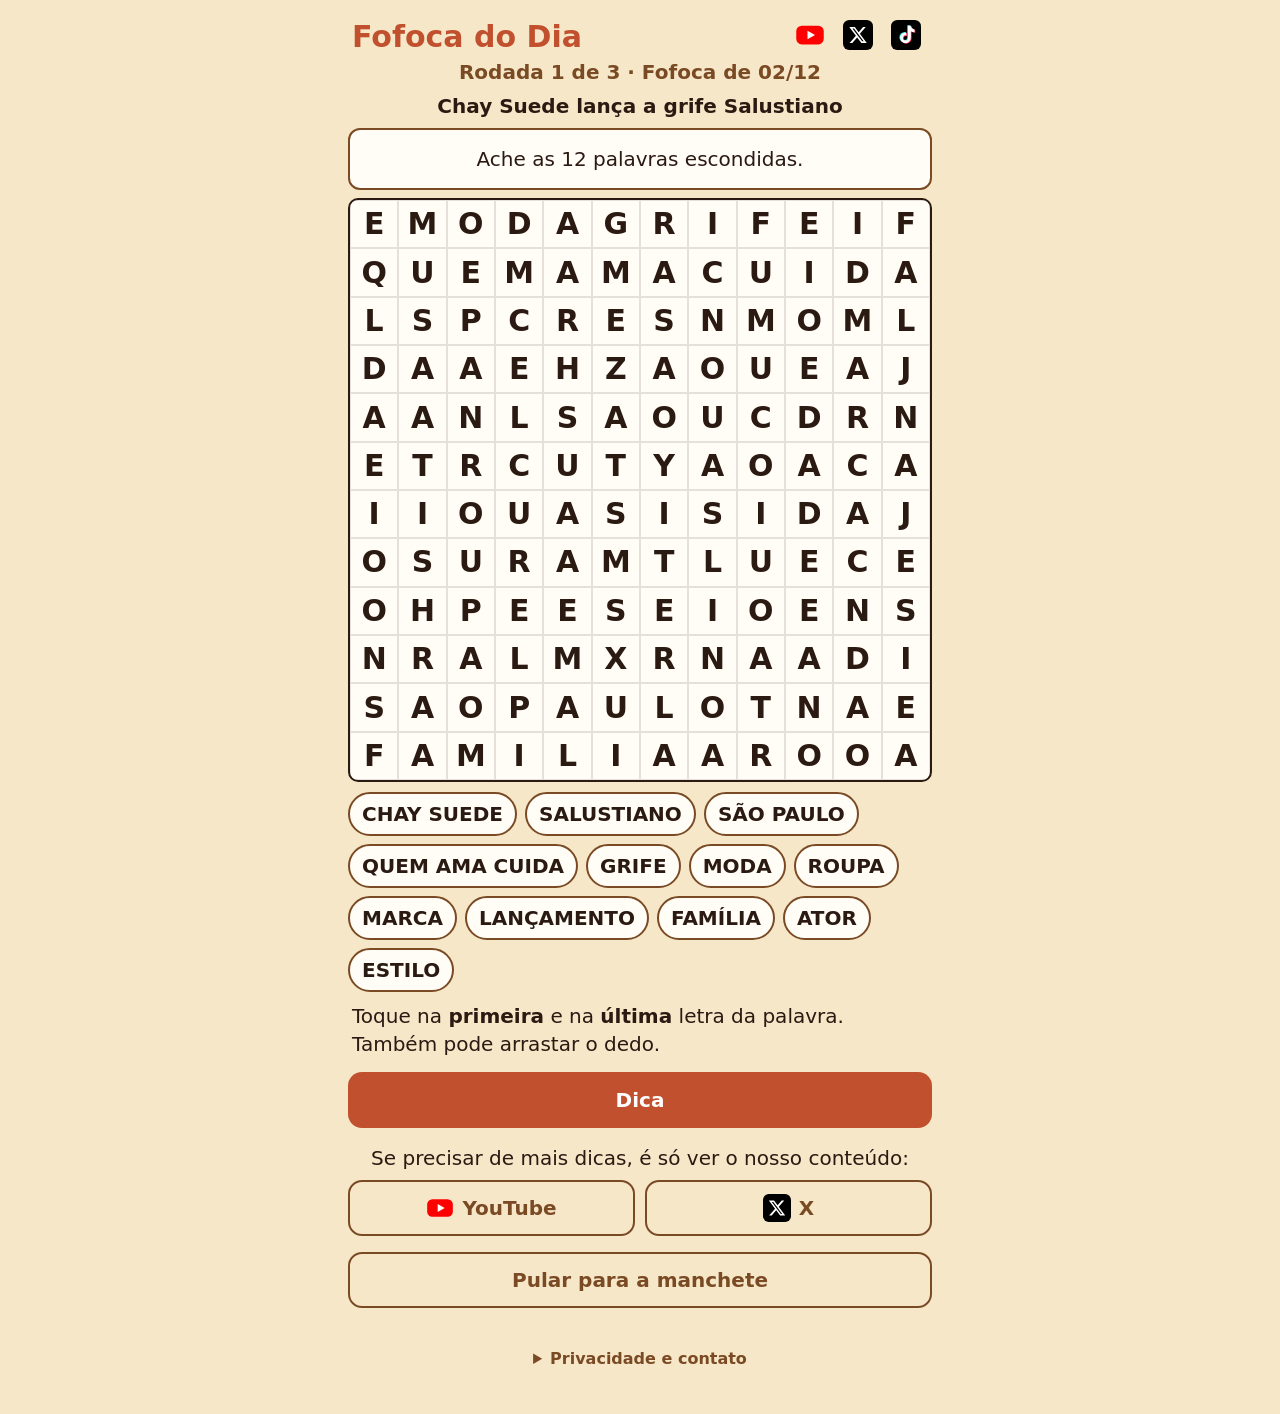
<file: index.html>
<!doctype html>
<html lang="pt-BR">
<head>
<meta charset="utf-8">
<meta name="viewport" content="width=device-width, initial-scale=1">
<title>Fofoca do Dia</title>
<link rel="icon" href="data:,">
<link rel="stylesheet" href="style.css?v=21">
<!-- Google AdSense site verification (owner 2026-11-26). Auto ads must stay OFF for this site: ads only on the end screen (docs/SPEC.md). -->
<script async src="https://pagead2.googlesyndication.com/pagead/js/adsbygoogle.js?client=ca-pub-6246958384492502" crossorigin="anonymous"></script>
</head>
<body>
<main>
  <header>
    <div class="top">
      <h1>Fofoca do Dia</h1>
      <nav class="social" aria-label="Nossas páginas">
        <a id="go-youtube" class="icon" target="_blank" rel="noopener" aria-label="Novela da Fofoca no YouTube" hidden>
          <svg viewBox="0 0 24 24" width="30" height="30" aria-hidden="true"><rect x="1" y="4.5" width="22" height="15" rx="4.5" fill="#FF0000"/><path d="M10 8.6v6.8l6-3.4z" fill="#fff"/></svg>
        </a>
        <a id="go-x" class="icon" target="_blank" rel="noopener" aria-label="Novela da Fofoca no X" hidden>
          <svg viewBox="0 0 24 24" width="30" height="30" aria-hidden="true"><rect width="24" height="24" rx="5" fill="#000"/><path transform="translate(4.2 4.2) scale(.65)" fill="#fff" d="M18.244 2.25h3.308l-7.227 8.26 8.502 11.24H16.17l-5.214-6.817L4.99 21.75H1.68l7.73-8.835L1.254 2.25H8.08l4.713 6.231zm-1.161 17.52h1.833L7.084 4.126H5.117z"/></svg>
        </a>
        <a id="go-tiktok" class="icon" target="_blank" rel="noopener" aria-label="Novela da Fofoca no TikTok" hidden>
          <svg viewBox="0 0 24 24" width="30" height="30" aria-hidden="true"><rect width="24" height="24" rx="5" fill="#000"/><path d="M13.6 4.5h2.3c.2 1.6 1.2 2.8 2.9 3v2.3c-1.1 0-2.1-.3-2.9-.9v5.3a4.3 4.3 0 1 1-4.3-4.3c.2 0 .4 0 .6.1v2.4a2 2 0 1 0 1.4 1.9z" fill="#25F4EE" transform="translate(-.6 -.4)"/><path d="M13.6 4.5h2.3c.2 1.6 1.2 2.8 2.9 3v2.3c-1.1 0-2.1-.3-2.9-.9v5.3a4.3 4.3 0 1 1-4.3-4.3c.2 0 .4 0 .6.1v2.4a2 2 0 1 0 1.4 1.9z" fill="#FE2C55" transform="translate(.6 .4)"/><path d="M13.6 4.5h2.3c.2 1.6 1.2 2.8 2.9 3v2.3c-1.1 0-2.1-.3-2.9-.9v5.3a4.3 4.3 0 1 1-4.3-4.3c.2 0 .4 0 .6.1v2.4a2 2 0 1 0 1.4 1.9z" fill="#fff"/></svg>
        </a>
      </nav>
    </div>
    <p id="step" class="step"></p>
  </header>

  <section id="round1" hidden aria-label="Caça-palavras">
    <p id="theme" class="theme"></p>
    <p id="status" class="status" role="status" aria-live="polite"></p>
    <div id="grid" class="grid" aria-label="Grade de letras"></div>
    <ul id="words" class="words" aria-label="Palavras para achar"></ul>
    <div id="r1-play">
      <p class="how">Toque na <b>primeira</b> e na <b>última</b> letra da palavra. Também pode arrastar o dedo.</p>
      <button id="hint" class="btn" type="button">Dica</button>
      <div id="tips" class="tips" hidden>
        <p>Se precisar de mais dicas, é só ver o nosso conteúdo:</p>
        <div id="tip-links" class="tiplinks"></div>
      </div>
      <button id="skip" class="btn quiet" type="button">Pular para a manchete</button>
    </div>
    <div id="r1-after" hidden>
      <div id="r1-host" class="host"></div>
      <button id="r1-next" class="btn" type="button">Próxima: a manchete</button>
    </div>
  </section>

  <section id="round2" hidden aria-label="Complete a manchete">
    <h2>Complete a manchete</h2>
    <p id="h-text" class="quote"></p>
    <div id="h-options" class="options"></div>
    <div id="h-after" hidden>
      <p id="h-result" class="result" role="status"></p>
      <p class="source">Fonte: <a id="h-source" target="_blank" rel="noopener noreferrer"></a></p>
      <div id="h-video" class="links" hidden></div>
      <div id="h-host" class="host"></div>
      <button id="h-next" class="btn" type="button">Próxima: pergunta de novela</button>
    </div>
  </section>

  <section id="round3" hidden aria-label="Pergunta de novela">
    <h2>Pergunta de novela</h2>
    <p id="t-text" class="quote"></p>
    <div id="t-options" class="options"></div>
    <div id="t-after" hidden>
      <p id="t-result" class="result" role="status"></p>
      <div id="t-host" class="host"></div>
      <button id="t-next" class="btn" type="button">Ver meu resultado</button>
    </div>
  </section>

  <section id="end" hidden aria-label="Resultado">
    <h2>Seu resultado</h2>
    <p id="score" class="score"></p>
    <p id="marks" class="marks" aria-hidden="true"></p>
    <div id="end-host" class="host"></div>
    <a id="share" class="btn link share" target="_blank" rel="noopener">Mandar no WhatsApp</a>
    <aside id="ad-a" class="ad" aria-label="Publicidade">
      <span class="ad-label">Publicidade</span>
      <div id="ad-a-box" class="ad-box"></div>
    </aside>
    <p id="streak" class="streak"></p>
    <p class="back">Volte amanhã: tem fofoca nova todo dia.</p>
    <h3>A novela continua aqui</h3>
    <div id="end-links" class="links" hidden></div>
    <a class="btn link" href="/historias/">📖 Leia a história completa das fofocas</a>
    <aside id="ad-b" class="ad" aria-label="Publicidade">
      <span class="ad-label">Publicidade</span>
      <div id="ad-b-box" class="ad-box"></div>
    </aside>
  </section>

  <p id="notice" class="status" hidden></p>

  <footer>
    <details>
      <summary>Privacidade e contato</summary>
      <p>Este jogo não pede seu nome e não cria conta. Seu progresso fica guardado só neste aparelho.</p>
      <p>Contamos as jogadas de forma anônima: só o número de jogadas por dia, sem nada que identifique você.</p>
      <p>Os anúncios são de outras empresas (Adsterra e Google), que podem usar cookies.
        <a href="https://policies.google.com/technologies/partner-sites?hl=pt-BR" target="_blank" rel="noopener noreferrer">Como o Google usa esses dados</a>.</p>
      <p>As manchetes repetem o que os veículos citados publicaram, com o link da fonte.</p>
      <p id="contact-line">Viu algo errado ou quer pedir uma correção? Escreva para <a id="contact" href="mailto:noveladafofoca@proton.me">noveladafofoca@proton.me</a>.</p>
    </details>
  </footer>
</main>
<script src="site.js?v=21"></script>
<script src="logic.js?v=21"></script>
<script src="app.js?v=21"></script>
</body>
</html>
</file>
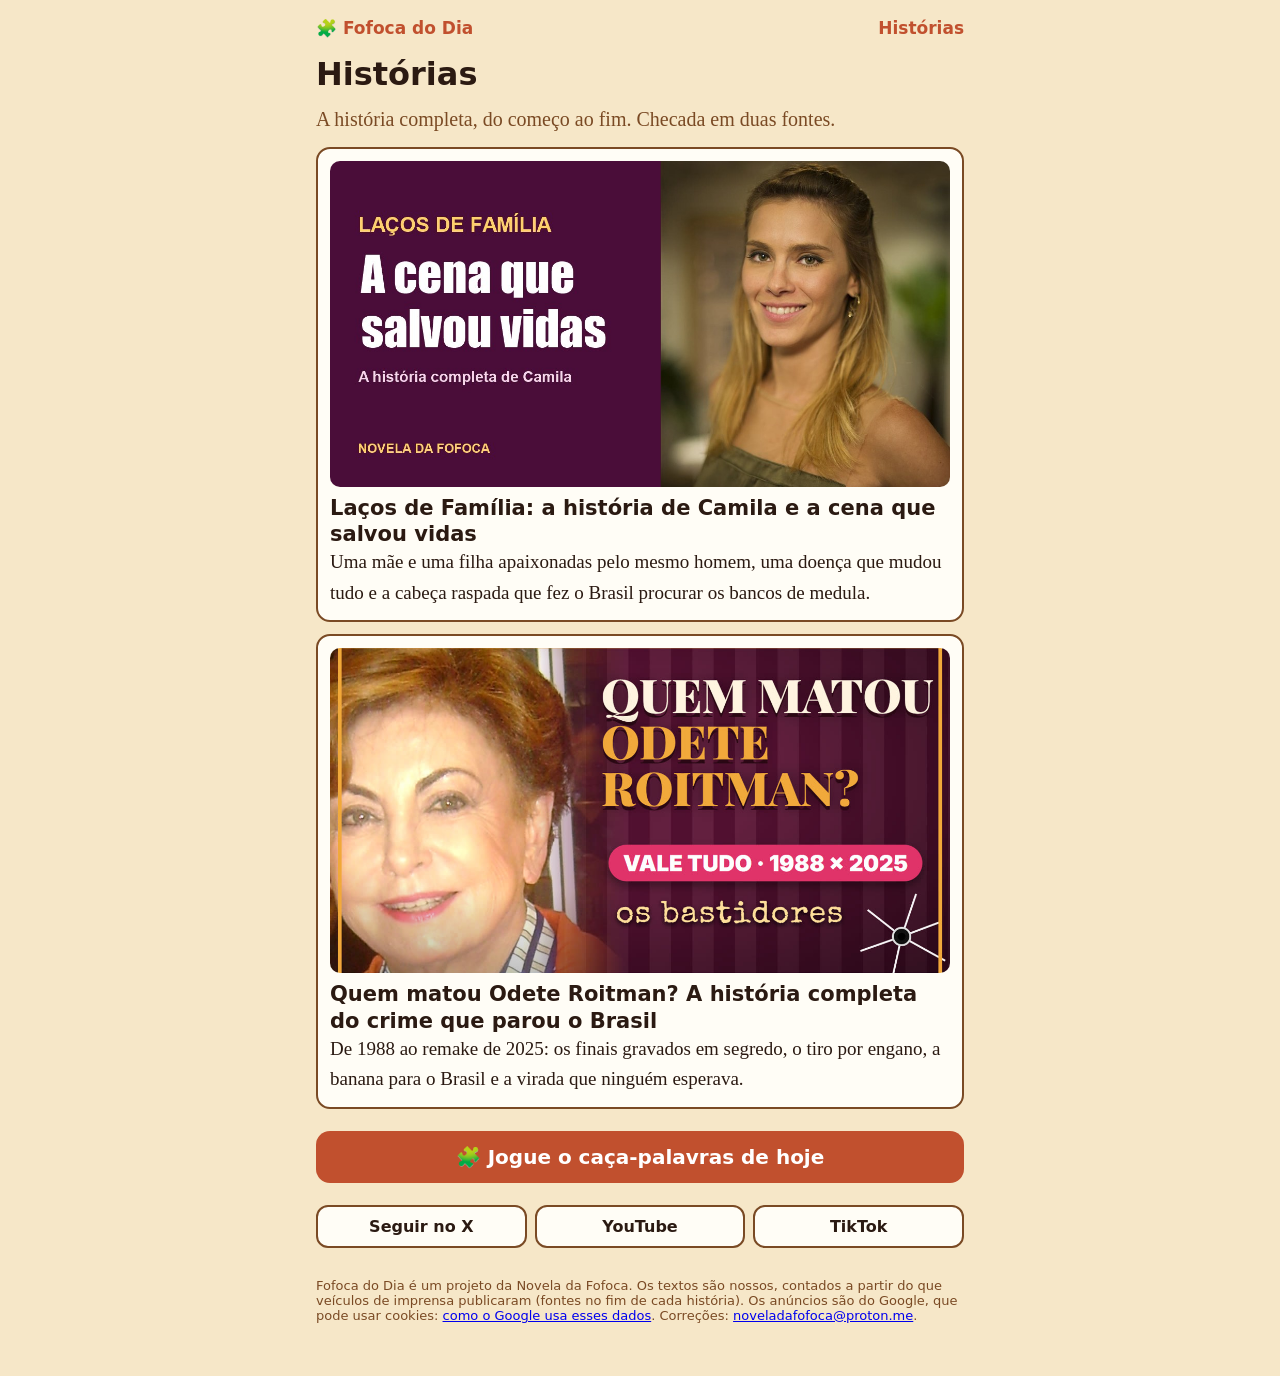
<file: historias/index.html>
<!doctype html>
<html lang="pt-BR">
<head>
<meta charset="utf-8">
<meta name="viewport" content="width=device-width, initial-scale=1">
<title>Histórias da Fofoca do Dia: bastidores de novelas e famosos</title>
<meta name="description" content="A história completa, do começo ao fim: bastidores de novelas clássicas e dos famosos, checados em duas fontes.">
<link rel="canonical" href="https://fofocadodia.com.br/historias/">
<link rel="icon" href="data:,">
<meta property="og:type" content="website">
<meta property="og:site_name" content="Fofoca do Dia">
<meta property="og:title" content="Histórias da Fofoca do Dia: bastidores de novelas e famosos">
<meta property="og:description" content="A história completa, do começo ao fim: bastidores de novelas clássicas e dos famosos, checados em duas fontes.">
<meta property="og:url" content="https://fofocadodia.com.br/historias/">
<meta property="og:image" content="https://fofocadodia.com.br/historias/lacos-de-familia-camila-e-a-cena-que-salvou-vidas/lacos-og.jpg">
<meta property="og:locale" content="pt_BR">
<meta name="twitter:card" content="summary_large_image">
<meta name="twitter:site" content="@NovelaDaFofoca">
<meta name="twitter:title" content="Histórias da Fofoca do Dia: bastidores de novelas e famosos">
<meta name="twitter:description" content="A história completa, do começo ao fim: bastidores de novelas clássicas e dos famosos, checados em duas fontes.">
<meta name="twitter:image" content="https://fofocadodia.com.br/historias/lacos-de-familia-camila-e-a-cena-que-salvou-vidas/lacos-og.jpg">
<!-- AdSense (Auto ads OFF; in-article slots only after approval) -->
<script async src="https://pagead2.googlesyndication.com/pagead/js/adsbygoogle.js?client=ca-pub-6246958384492502" crossorigin="anonymous"></script>
<style>
:root{--ink:#2B1A12;--brown:#7A4A24;--clay:#C1502E;--gold:#F5B800;--cream:#F6E7C8;--paper:#FFFDF6}
*{box-sizing:border-box}html{-webkit-text-size-adjust:100%}
body{margin:0;background:var(--cream);color:var(--ink);font:19px/1.6 Georgia,"Times New Roman",serif}
main{max-width:680px;margin:0 auto;padding:12px 16px 40px}
.bar{display:flex;justify-content:space-between;align-items:center;gap:8px;font:700 17px/1.2 system-ui,Arial,sans-serif;padding:6px 0 10px}
.bar a{color:var(--clay);text-decoration:none}
h1{font:800 32px/1.15 system-ui,Arial,sans-serif;margin:8px 0 10px}
.dek{font-size:20px;color:var(--brown);margin:0 0 6px}
.meta{font:14px system-ui,Arial,sans-serif;color:var(--brown);margin:0 0 14px}
h2{font:800 23px/1.25 system-ui,Arial,sans-serif;color:var(--clay);margin:30px 0 8px}
figure{margin:14px 0}figure img{width:100%;height:auto;border-radius:12px;display:block}
figcaption{font:13px system-ui,Arial,sans-serif;color:var(--brown);margin-top:4px}
.hero img{border:3px solid var(--brown)}
.cta{display:block;text-align:center;background:var(--clay);color:#fff;font:800 20px system-ui,Arial,sans-serif;padding:14px;border-radius:14px;text-decoration:none;margin:22px 0}
.cta.alt{background:var(--paper);color:var(--ink);border:2px solid var(--brown)}
.follow{display:flex;gap:8px;flex-wrap:wrap;margin:10px 0}
.follow a{flex:1 1 30%;text-align:center;background:var(--paper);border:2px solid var(--brown);border-radius:12px;padding:10px 6px;color:var(--ink);font:700 16px system-ui,Arial,sans-serif;text-decoration:none}
.video{position:relative;padding-top:56.25%;margin:18px 0;border-radius:12px;overflow:hidden;background:#000}
.video iframe{position:absolute;inset:0;width:100%;height:100%;border:0}
.ad{margin:22px 0;text-align:center}.ad-label{display:block;font:12px system-ui,Arial,sans-serif;color:var(--brown)}
.sources{font:14px/1.5 system-ui,Arial,sans-serif;color:var(--brown);border-top:2px solid var(--brown);margin-top:32px;padding-top:10px}
.sources a{color:var(--brown)}.sources ul{padding-left:18px}
.list a.card{display:block;background:var(--paper);border:2px solid var(--brown);border-radius:14px;padding:12px;margin:12px 0;color:var(--ink);text-decoration:none}
.list .card img{width:100%;border-radius:10px;display:block;margin-bottom:8px}
.list .card b{font:800 21px/1.25 system-ui,Arial,sans-serif;display:block}
footer{font:13px system-ui,Arial,sans-serif;color:var(--brown);margin-top:30px}
</style>
</head>
<body>
<main>
<nav class="bar"><a href="/">🧩 Fofoca do Dia</a><a href="/historias/">Histórias</a></nav>
<h1>Histórias</h1>
<p class="dek">A história completa, do começo ao fim. Checada em duas fontes.</p>
<div class="list">
<a class="card" href="/historias/lacos-de-familia-camila-e-a-cena-que-salvou-vidas/"><img src="/historias/lacos-de-familia-camila-e-a-cena-que-salvou-vidas/lacos-og.jpg" alt="" loading="lazy"><b>Laços de Família: a história de Camila e a cena que salvou vidas</b><span>Uma mãe e uma filha apaixonadas pelo mesmo homem, uma doença que mudou tudo e a cabeça raspada que fez o Brasil procurar os bancos de medula.</span></a>
<a class="card" href="/historias/vale-tudo-quem-matou-odete-roitman/"><img src="/historias/vale-tudo-quem-matou-odete-roitman/odete-og.jpg" alt="" loading="lazy"><b>Quem matou Odete Roitman? A história completa do crime que parou o Brasil</b><span>De 1988 ao remake de 2025: os finais gravados em segredo, o tiro por engano, a banana para o Brasil e a virada que ninguém esperava.</span></a>
</div>
<a class="cta" href="/">🧩 Jogue o caça-palavras de hoje</a>
<div class="follow"><a href="https://x.com/NovelaDaFofoca" target="_blank" rel="noopener">Seguir no X</a><a href="https://www.youtube.com/@NovelaDaFofoca" target="_blank" rel="noopener">YouTube</a><a href="https://www.tiktok.com/@novela.da.fofoca" target="_blank" rel="noopener">TikTok</a></div><footer><p>Fofoca do Dia é um projeto da Novela da Fofoca. Os textos são nossos, contados a partir do que veículos de imprensa publicaram (fontes no fim de cada história). Os anúncios são do Google, que pode usar cookies: <a href="https://policies.google.com/technologies/partner-sites?hl=pt-BR" target="_blank" rel="noopener noreferrer">como o Google usa esses dados</a>. Correções: <a href="mailto:noveladafofoca@proton.me">noveladafofoca@proton.me</a>.</p></footer>
</main>
</body>
</html>
</file>
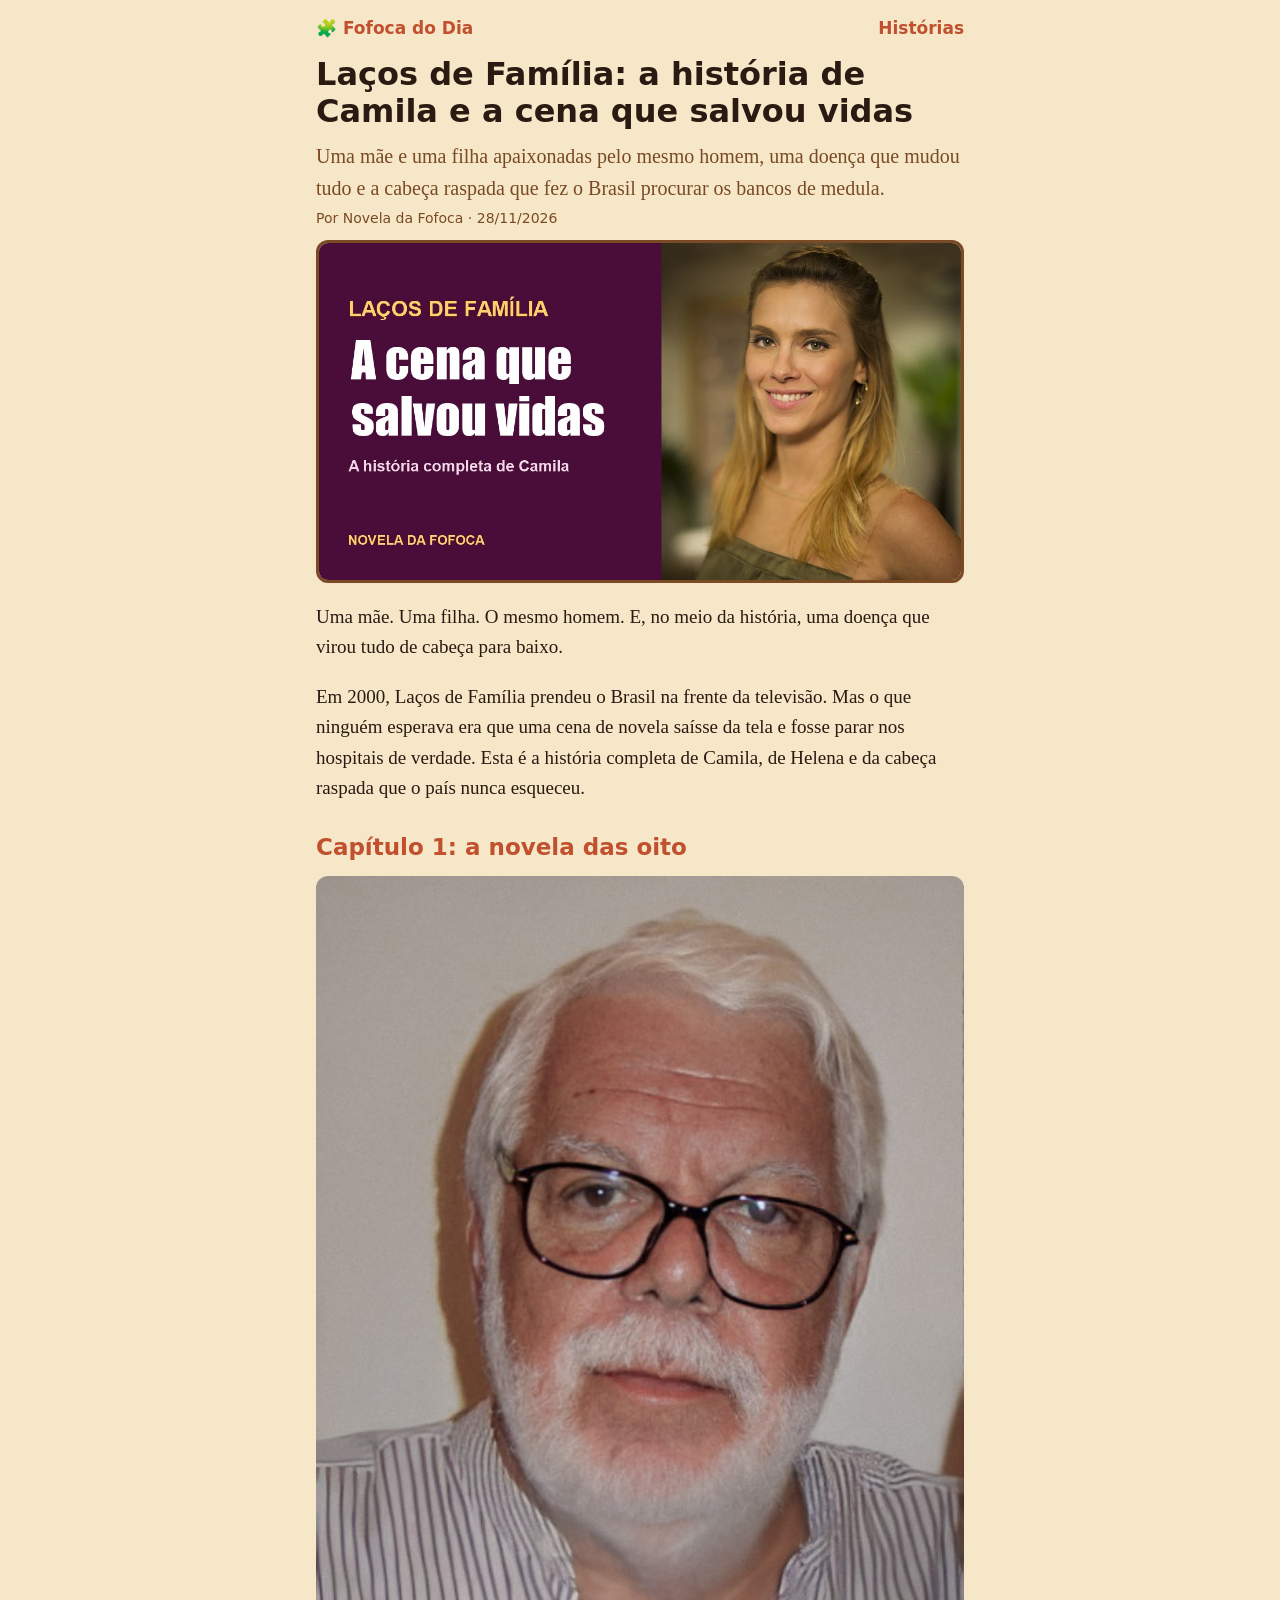
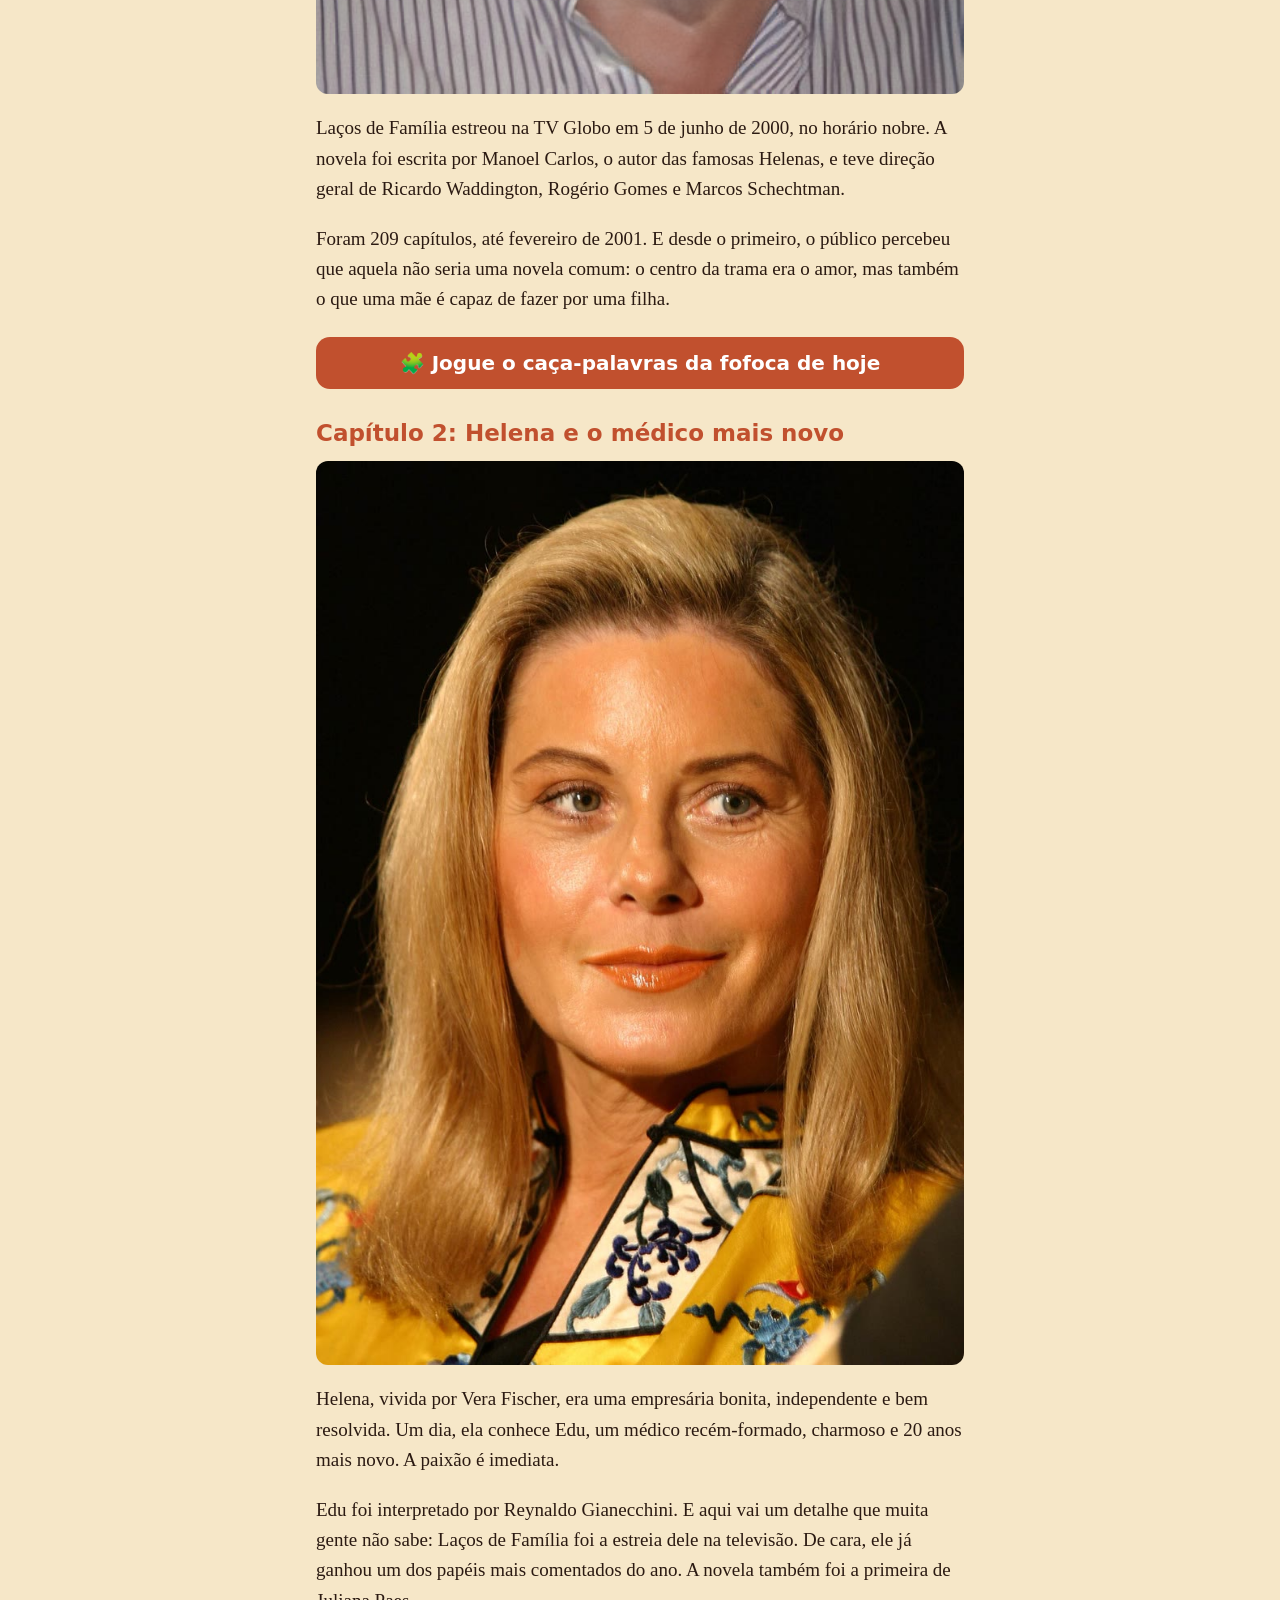
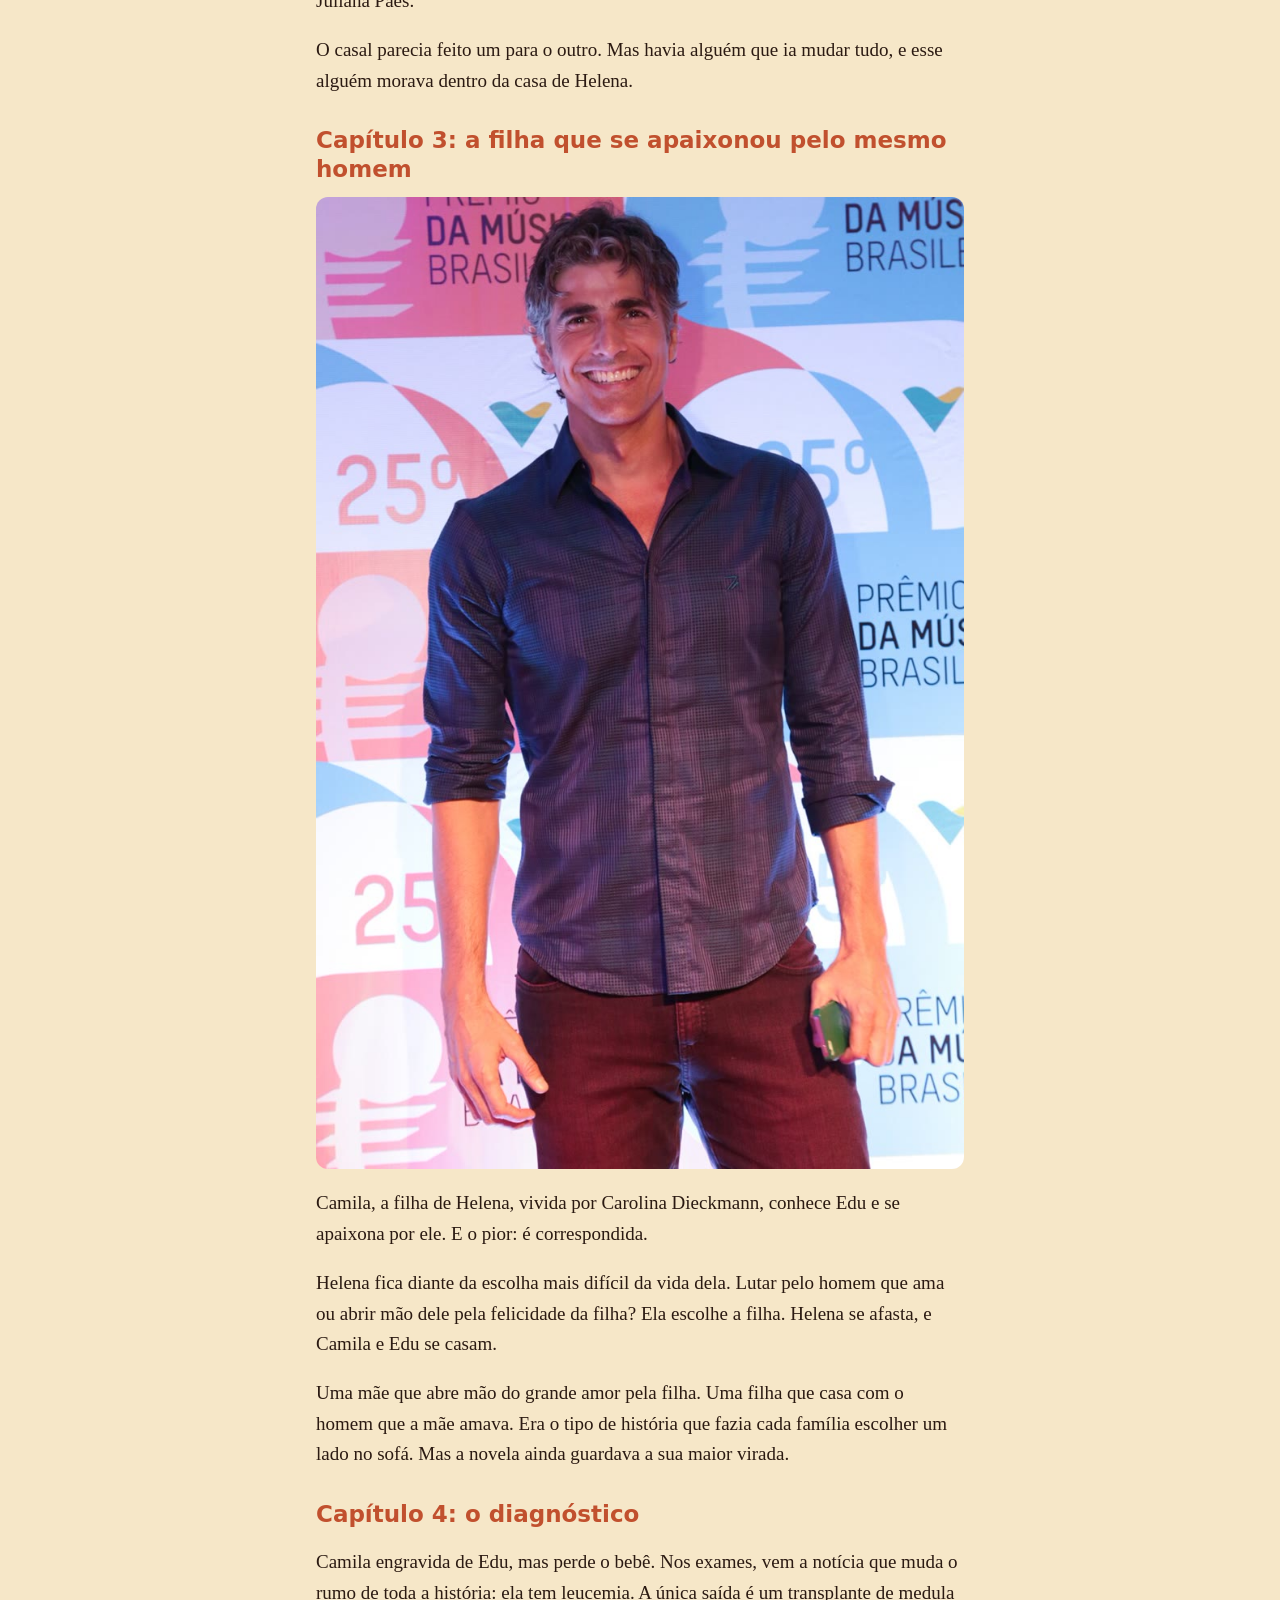
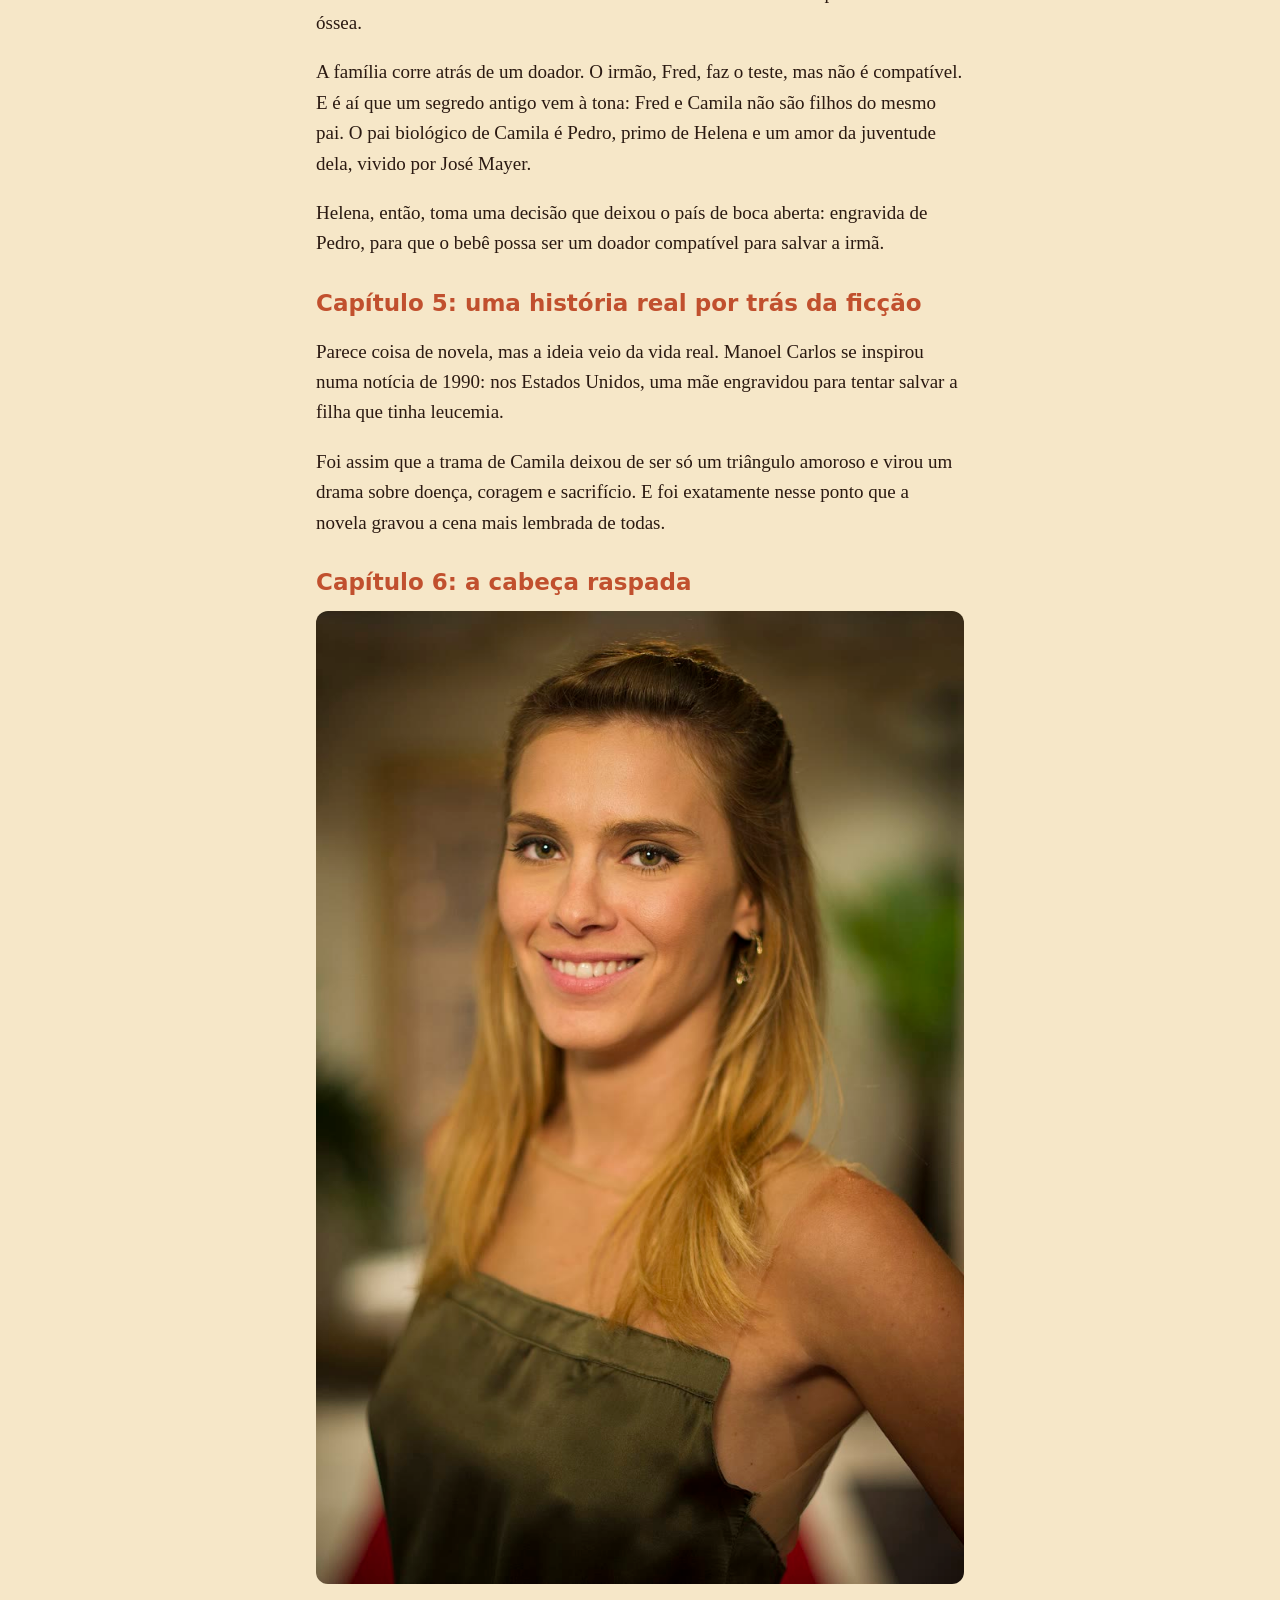
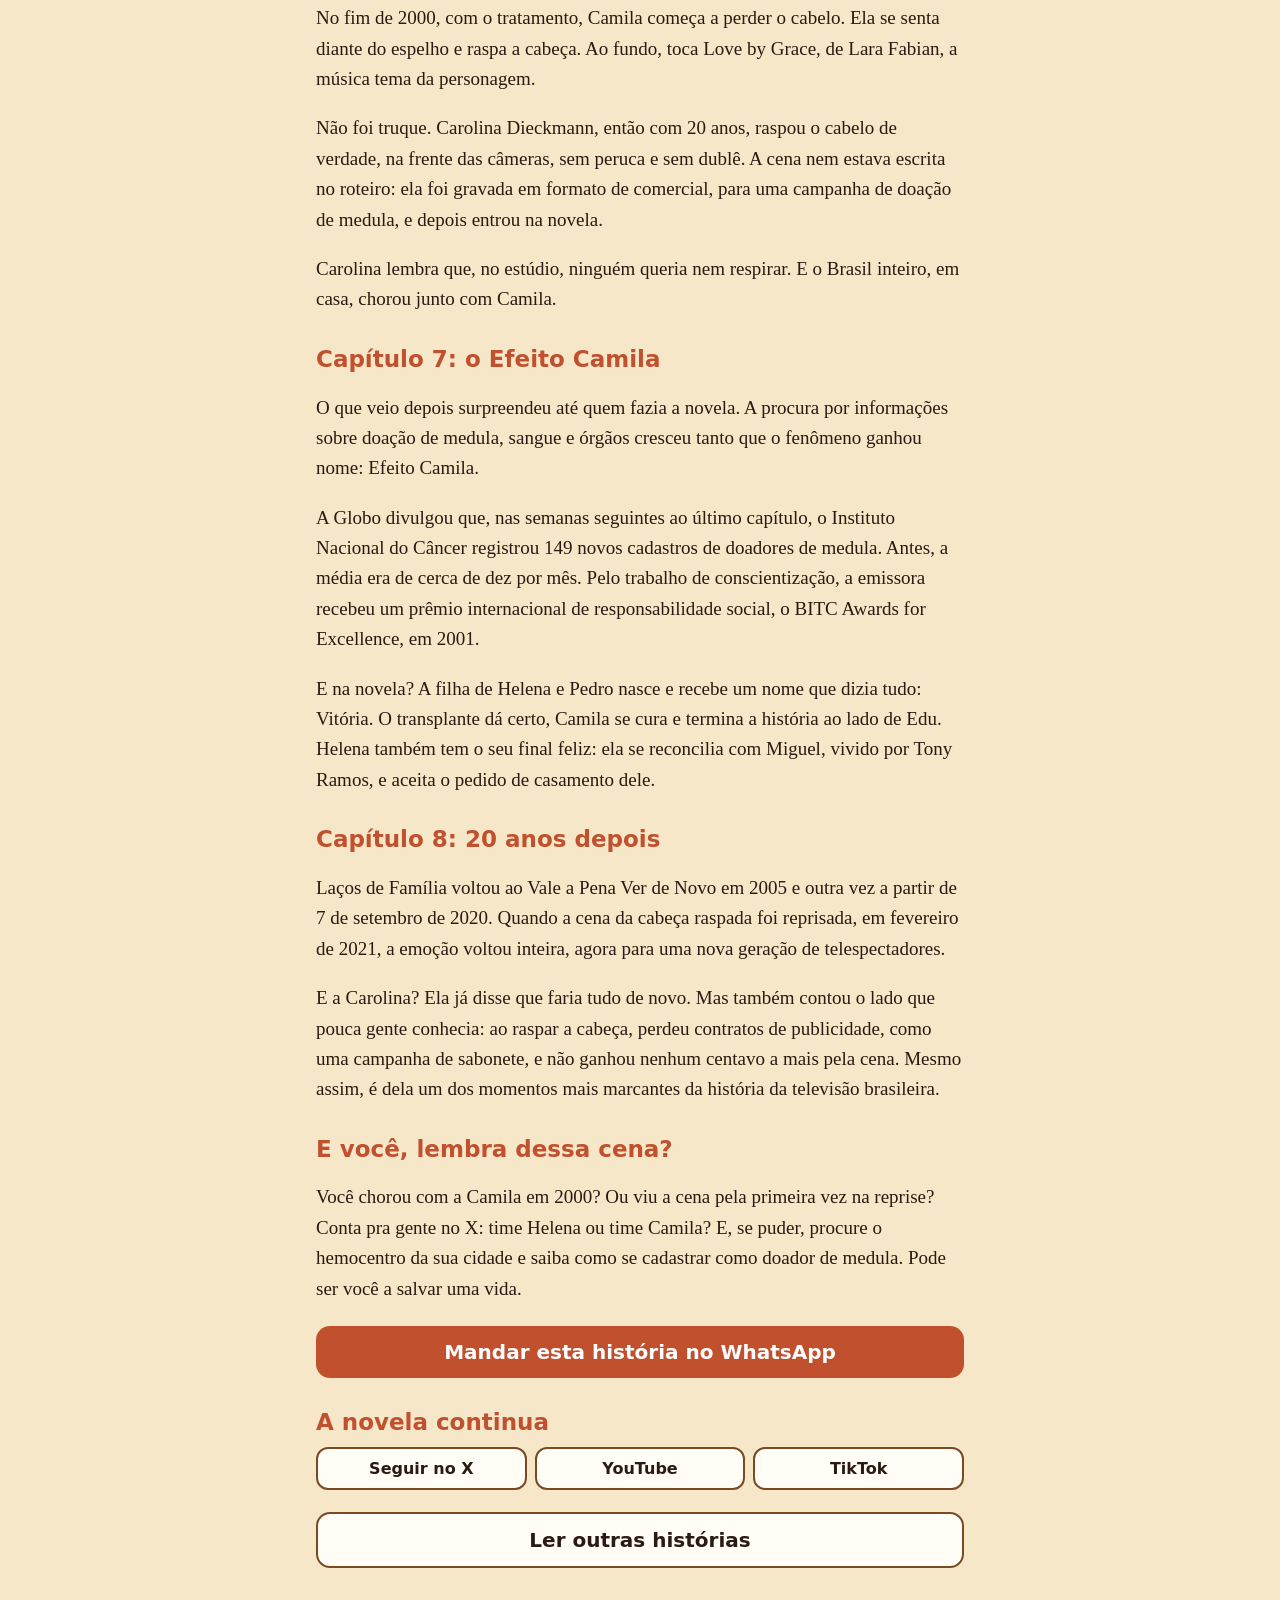
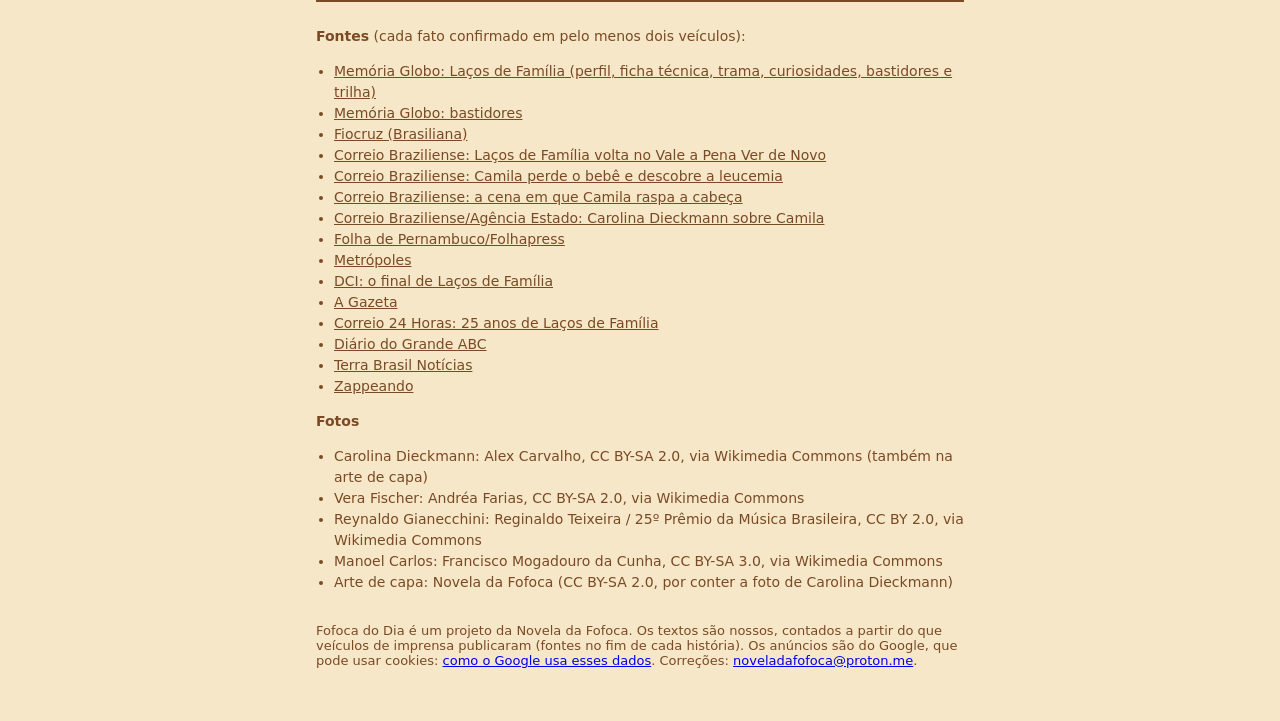
<file: historias/lacos-de-familia-camila-e-a-cena-que-salvou-vidas/index.html>
<!doctype html>
<html lang="pt-BR">
<head>
<meta charset="utf-8">
<meta name="viewport" content="width=device-width, initial-scale=1">
<title>Laços de Família: a história de Camila e a cena que salvou vidas</title>
<meta name="description" content="Uma mãe e uma filha apaixonadas pelo mesmo homem, uma doença que mudou tudo e a cabeça raspada que fez o Brasil procurar os bancos de medula.">
<link rel="canonical" href="https://fofocadodia.com.br/historias/lacos-de-familia-camila-e-a-cena-que-salvou-vidas/">
<link rel="icon" href="data:,">
<meta property="og:type" content="article">
<meta property="og:site_name" content="Fofoca do Dia">
<meta property="og:title" content="Laços de Família: a história de Camila e a cena que salvou vidas">
<meta property="og:description" content="Uma mãe e uma filha apaixonadas pelo mesmo homem, uma doença que mudou tudo e a cabeça raspada que fez o Brasil procurar os bancos de medula.">
<meta property="og:url" content="https://fofocadodia.com.br/historias/lacos-de-familia-camila-e-a-cena-que-salvou-vidas/">
<meta property="og:image" content="https://fofocadodia.com.br/historias/lacos-de-familia-camila-e-a-cena-que-salvou-vidas/lacos-og.jpg">
<meta property="og:locale" content="pt_BR">
<meta name="twitter:card" content="summary_large_image">
<meta name="twitter:site" content="@NovelaDaFofoca">
<meta name="twitter:title" content="Laços de Família: a história de Camila e a cena que salvou vidas">
<meta name="twitter:description" content="Uma mãe e uma filha apaixonadas pelo mesmo homem, uma doença que mudou tudo e a cabeça raspada que fez o Brasil procurar os bancos de medula.">
<meta name="twitter:image" content="https://fofocadodia.com.br/historias/lacos-de-familia-camila-e-a-cena-que-salvou-vidas/lacos-og.jpg">
<!-- AdSense (Auto ads OFF; in-article slots only after approval) -->
<script async src="https://pagead2.googlesyndication.com/pagead/js/adsbygoogle.js?client=ca-pub-6246958384492502" crossorigin="anonymous"></script>
<style>
:root{--ink:#2B1A12;--brown:#7A4A24;--clay:#C1502E;--gold:#F5B800;--cream:#F6E7C8;--paper:#FFFDF6}
*{box-sizing:border-box}html{-webkit-text-size-adjust:100%}
body{margin:0;background:var(--cream);color:var(--ink);font:19px/1.6 Georgia,"Times New Roman",serif}
main{max-width:680px;margin:0 auto;padding:12px 16px 40px}
.bar{display:flex;justify-content:space-between;align-items:center;gap:8px;font:700 17px/1.2 system-ui,Arial,sans-serif;padding:6px 0 10px}
.bar a{color:var(--clay);text-decoration:none}
h1{font:800 32px/1.15 system-ui,Arial,sans-serif;margin:8px 0 10px}
.dek{font-size:20px;color:var(--brown);margin:0 0 6px}
.meta{font:14px system-ui,Arial,sans-serif;color:var(--brown);margin:0 0 14px}
h2{font:800 23px/1.25 system-ui,Arial,sans-serif;color:var(--clay);margin:30px 0 8px}
figure{margin:14px 0}figure img{width:100%;height:auto;border-radius:12px;display:block}
figcaption{font:13px system-ui,Arial,sans-serif;color:var(--brown);margin-top:4px}
.hero img{border:3px solid var(--brown)}
.cta{display:block;text-align:center;background:var(--clay);color:#fff;font:800 20px system-ui,Arial,sans-serif;padding:14px;border-radius:14px;text-decoration:none;margin:22px 0}
.cta.alt{background:var(--paper);color:var(--ink);border:2px solid var(--brown)}
.follow{display:flex;gap:8px;flex-wrap:wrap;margin:10px 0}
.follow a{flex:1 1 30%;text-align:center;background:var(--paper);border:2px solid var(--brown);border-radius:12px;padding:10px 6px;color:var(--ink);font:700 16px system-ui,Arial,sans-serif;text-decoration:none}
.video{position:relative;padding-top:56.25%;margin:18px 0;border-radius:12px;overflow:hidden;background:#000}
.video iframe{position:absolute;inset:0;width:100%;height:100%;border:0}
.ad{margin:22px 0;text-align:center}.ad-label{display:block;font:12px system-ui,Arial,sans-serif;color:var(--brown)}
.sources{font:14px/1.5 system-ui,Arial,sans-serif;color:var(--brown);border-top:2px solid var(--brown);margin-top:32px;padding-top:10px}
.sources a{color:var(--brown)}.sources ul{padding-left:18px}
.list a.card{display:block;background:var(--paper);border:2px solid var(--brown);border-radius:14px;padding:12px;margin:12px 0;color:var(--ink);text-decoration:none}
.list .card img{width:100%;border-radius:10px;display:block;margin-bottom:8px}
.list .card b{font:800 21px/1.25 system-ui,Arial,sans-serif;display:block}
footer{font:13px system-ui,Arial,sans-serif;color:var(--brown);margin-top:30px}
</style>
<script type="application/ld+json">{"@context": "https://schema.org", "@type": "Article", "headline": "Laços de Família: a história de Camila e a cena que salvou vidas", "description": "Uma mãe e uma filha apaixonadas pelo mesmo homem, uma doença que mudou tudo e a cabeça raspada que fez o Brasil procurar os bancos de medula.", "image": ["https://fofocadodia.com.br/historias/lacos-de-familia-camila-e-a-cena-que-salvou-vidas/lacos-og.jpg"], "datePublished": "2026-11-28", "dateModified": "2026-11-28", "author": {"@type": "Organization", "name": "Novela da Fofoca", "url": "https://x.com/NovelaDaFofoca"}, "publisher": {"@type": "Organization", "name": "Fofoca do Dia", "url": "https://fofocadodia.com.br/"}, "mainEntityOfPage": "https://fofocadodia.com.br/historias/lacos-de-familia-camila-e-a-cena-que-salvou-vidas/"}</script>
</head>
<body>
<main>
<nav class="bar"><a href="/">🧩 Fofoca do Dia</a><a href="/historias/">Histórias</a></nav>
<article>
<h1>Laços de Família: a história de Camila e a cena que salvou vidas</h1>
<p class="dek">Uma mãe e uma filha apaixonadas pelo mesmo homem, uma doença que mudou tudo e a cabeça raspada que fez o Brasil procurar os bancos de medula.</p>
<p class="meta">Por Novela da Fofoca · 28/11/2026</p>
<figure class="hero"><img src="lacos-og.jpg" alt="Arte da Novela da Fofoca: Laços de Família, a cena que salvou vidas" width="1200" height="630"></figure>
<p>Uma mãe. Uma filha. O mesmo homem. E, no meio da história, uma doença que virou tudo de cabeça para baixo.</p>
<p>Em 2000, Laços de Família prendeu o Brasil na frente da televisão. Mas o que ninguém esperava era que uma cena de novela saísse da tela e fosse parar nos hospitais de verdade. Esta é a história completa de Camila, de Helena e da cabeça raspada que o país nunca esqueceu.</p>
<h2>Capítulo 1: a novela das oito</h2>
<figure><img src="manoel-carlos.jpg" alt="O autor Manoel Carlos" loading="lazy"></figure>
<p>Laços de Família estreou na TV Globo em 5 de junho de 2000, no horário nobre. A novela foi escrita por Manoel Carlos, o autor das famosas Helenas, e teve direção geral de Ricardo Waddington, Rogério Gomes e Marcos Schechtman.</p>
<p>Foram 209 capítulos, até fevereiro de 2001. E desde o primeiro, o público percebeu que aquela não seria uma novela comum: o centro da trama era o amor, mas também o que uma mãe é capaz de fazer por uma filha.</p>
<a class="cta" href="/">🧩 Jogue o caça-palavras da fofoca de hoje</a>
<h2>Capítulo 2: Helena e o médico mais novo</h2>
<figure><img src="vera-fischer.jpg" alt="Vera Fischer, a Helena de Laços de Família" loading="lazy"></figure>
<p>Helena, vivida por Vera Fischer, era uma empresária bonita, independente e bem resolvida. Um dia, ela conhece Edu, um médico recém-formado, charmoso e 20 anos mais novo. A paixão é imediata.</p>
<p>Edu foi interpretado por Reynaldo Gianecchini. E aqui vai um detalhe que muita gente não sabe: Laços de Família foi a estreia dele na televisão. De cara, ele já ganhou um dos papéis mais comentados do ano. A novela também foi a primeira de Juliana Paes.</p>
<p>O casal parecia feito um para o outro. Mas havia alguém que ia mudar tudo, e esse alguém morava dentro da casa de Helena.</p>
<h2>Capítulo 3: a filha que se apaixonou pelo mesmo homem</h2>
<figure><img src="gianecchini.jpg" alt="Reynaldo Gianecchini, o Edu de Laços de Família" loading="lazy"></figure>
<p>Camila, a filha de Helena, vivida por Carolina Dieckmann, conhece Edu e se apaixona por ele. E o pior: é correspondida.</p>
<p>Helena fica diante da escolha mais difícil da vida dela. Lutar pelo homem que ama ou abrir mão dele pela felicidade da filha? Ela escolhe a filha. Helena se afasta, e Camila e Edu se casam.</p>
<p>Uma mãe que abre mão do grande amor pela filha. Uma filha que casa com o homem que a mãe amava. Era o tipo de história que fazia cada família escolher um lado no sofá. Mas a novela ainda guardava a sua maior virada.</p>
<h2>Capítulo 4: o diagnóstico</h2>
<p>Camila engravida de Edu, mas perde o bebê. Nos exames, vem a notícia que muda o rumo de toda a história: ela tem leucemia. A única saída é um transplante de medula óssea.</p>
<p>A família corre atrás de um doador. O irmão, Fred, faz o teste, mas não é compatível. E é aí que um segredo antigo vem à tona: Fred e Camila não são filhos do mesmo pai. O pai biológico de Camila é Pedro, primo de Helena e um amor da juventude dela, vivido por José Mayer.</p>
<p>Helena, então, toma uma decisão que deixou o país de boca aberta: engravida de Pedro, para que o bebê possa ser um doador compatível para salvar a irmã.</p>
<h2>Capítulo 5: uma história real por trás da ficção</h2>
<p>Parece coisa de novela, mas a ideia veio da vida real. Manoel Carlos se inspirou numa notícia de 1990: nos Estados Unidos, uma mãe engravidou para tentar salvar a filha que tinha leucemia.</p>
<p>Foi assim que a trama de Camila deixou de ser só um triângulo amoroso e virou um drama sobre doença, coragem e sacrifício. E foi exatamente nesse ponto que a novela gravou a cena mais lembrada de todas.</p>
<h2>Capítulo 6: a cabeça raspada</h2>
<figure><img src="carolina-dieckmann.jpg" alt="Carolina Dieckmann, a Camila de Laços de Família" loading="lazy"></figure>
<p>No fim de 2000, com o tratamento, Camila começa a perder o cabelo. Ela se senta diante do espelho e raspa a cabeça. Ao fundo, toca Love by Grace, de Lara Fabian, a música tema da personagem.</p>
<p>Não foi truque. Carolina Dieckmann, então com 20 anos, raspou o cabelo de verdade, na frente das câmeras, sem peruca e sem dublê. A cena nem estava escrita no roteiro: ela foi gravada em formato de comercial, para uma campanha de doação de medula, e depois entrou na novela.</p>
<p>Carolina lembra que, no estúdio, ninguém queria nem respirar. E o Brasil inteiro, em casa, chorou junto com Camila.</p>
<h2>Capítulo 7: o Efeito Camila</h2>
<p>O que veio depois surpreendeu até quem fazia a novela. A procura por informações sobre doação de medula, sangue e órgãos cresceu tanto que o fenômeno ganhou nome: Efeito Camila.</p>
<p>A Globo divulgou que, nas semanas seguintes ao último capítulo, o Instituto Nacional do Câncer registrou 149 novos cadastros de doadores de medula. Antes, a média era de cerca de dez por mês. Pelo trabalho de conscientização, a emissora recebeu um prêmio internacional de responsabilidade social, o BITC Awards for Excellence, em 2001.</p>
<p>E na novela? A filha de Helena e Pedro nasce e recebe um nome que dizia tudo: Vitória. O transplante dá certo, Camila se cura e termina a história ao lado de Edu. Helena também tem o seu final feliz: ela se reconcilia com Miguel, vivido por Tony Ramos, e aceita o pedido de casamento dele.</p>
<h2>Capítulo 8: 20 anos depois</h2>
<p>Laços de Família voltou ao Vale a Pena Ver de Novo em 2005 e outra vez a partir de 7 de setembro de 2020. Quando a cena da cabeça raspada foi reprisada, em fevereiro de 2021, a emoção voltou inteira, agora para uma nova geração de telespectadores.</p>
<p>E a Carolina? Ela já disse que faria tudo de novo. Mas também contou o lado que pouca gente conhecia: ao raspar a cabeça, perdeu contratos de publicidade, como uma campanha de sabonete, e não ganhou nenhum centavo a mais pela cena. Mesmo assim, é dela um dos momentos mais marcantes da história da televisão brasileira.</p>
<h2>E você, lembra dessa cena?</h2>
<p>Você chorou com a Camila em 2000? Ou viu a cena pela primeira vez na reprise? Conta pra gente no X: time Helena ou time Camila? E, se puder, procure o hemocentro da sua cidade e saiba como se cadastrar como doador de medula. Pode ser você a salvar uma vida.</p>
<a class="cta" href="https://wa.me/?text=La%C3%A7os%20de%20Fam%C3%ADlia%3A%20a%20cena%20que%20salvou%20vidas%20https%3A//fofocadodia.com.br/historias/lacos-de-familia-camila-e-a-cena-que-salvou-vidas/" target="_blank" rel="noopener">Mandar esta história no WhatsApp</a>
<h2>A novela continua</h2>
<div class="follow"><a href="https://x.com/NovelaDaFofoca" target="_blank" rel="noopener">Seguir no X</a><a href="https://www.youtube.com/@NovelaDaFofoca" target="_blank" rel="noopener">YouTube</a><a href="https://www.tiktok.com/@novela.da.fofoca" target="_blank" rel="noopener">TikTok</a></div><a class="cta alt" href="/historias/">Ler outras histórias</a>
<section class="sources"><p><b>Fontes</b> (cada fato confirmado em pelo menos dois veículos):</p><ul><li><a href="https://memoriaglobo.globo.com/entretenimento/novelas/lacos-de-familia/noticia/lacos-de-familia.ghtml" target="_blank" rel="noopener noreferrer">Memória Globo: Laços de Família (perfil, ficha técnica, trama, curiosidades, bastidores e trilha)</a></li><li><a href="https://memoriaglobo.globo.com/entretenimento/novelas/lacos-de-familia/noticia/bastidores.ghtml" target="_blank" rel="noopener noreferrer">Memória Globo: bastidores</a></li><li><a href="https://fiocruz.br/brasiliana/cgi/cgilua.exe/sys/start3fd6.html?infoid=295&amp;sid=25&amp;tpl=printerview" target="_blank" rel="noopener noreferrer">Fiocruz (Brasiliana)</a></li><li><a href="https://blogs.correiobraziliense.com.br/proximocapitulo/lacos-de-familia-volta-no-vale-a-pena-ver-de-novo/" target="_blank" rel="noopener noreferrer">Correio Braziliense: Laços de Família volta no Vale a Pena Ver de Novo</a></li><li><a href="https://blogs.correiobraziliense.com.br/proximocapitulo/lacos-de-familia-camila-perde-o-bebe-e-descobre-a-leucemia/" target="_blank" rel="noopener noreferrer">Correio Braziliense: Camila perde o bebê e descobre a leucemia</a></li><li><a href="https://blogs.correiobraziliense.com.br/proximocapitulo/cena-que-camila-raspa-a-cabeca-em-lacos-de-familia-vai-ao-ar-nesta-segunda-feira/" target="_blank" rel="noopener noreferrer">Correio Braziliense: a cena em que Camila raspa a cabeça</a></li><li><a href="https://www.correiobraziliense.com.br/diversao-e-arte/2020/09/amp/4873874-eu-era-odiada-diz-carolina-dieckmann-sobre-personagem-em-lacos-de-familia.html" target="_blank" rel="noopener noreferrer">Correio Braziliense/Agência Estado: Carolina Dieckmann sobre Camila</a></li><li><a href="https://www.folhape.com.br/cultura/carolina-dieckmann-recorda-cena-iconica-e-diz-que-rasparia-cabelo-de/171835/" target="_blank" rel="noopener noreferrer">Folha de Pernambuco/Folhapress</a></li><li><a href="https://www.metropoles.com/colunas/leo-dias/lacos-de-familia-relembre-impacto-de-cena-iconica-com-carolina-dieckmann" target="_blank" rel="noopener noreferrer">Metrópoles</a></li><li><a href="https://www.dci.com.br/dci-mais/cinema-e-tv/final-de-lacos-de-familia/" target="_blank" rel="noopener noreferrer">DCI: o final de Laços de Família</a></li><li><a href="https://www.agazeta.com.br/entretenimento/cultura/lacos-de-familia-volta-ao-ar-em-setembro-apos-20-anos-0820" target="_blank" rel="noopener noreferrer">A Gazeta</a></li><li><a href="https://www.correio24horas.com.br/em-alta/lacos-de-familia-completa-25-anos-descubra-como-estao-os-atores-da-novela-hoje-0625" target="_blank" rel="noopener noreferrer">Correio 24 Horas: 25 anos de Laços de Família</a></li><li><a href="https://www.dgabc.com.br/Noticia/4336906/carolina-dieckmann-diz-que-raspar-a-cabeca-para-novela-trouxe-prejuizo-a-carreira" target="_blank" rel="noopener noreferrer">Diário do Grande ABC</a></li><li><a href="https://terrabrasilnoticias.com/2026/07/atriz-carolina-dieckmann-revela-prejuizo-apos-raspar-a-cabeca-na-tv/" target="_blank" rel="noopener noreferrer">Terra Brasil Notícias</a></li><li><a href="https://zappeando.com.br/televisao/lacos-de-familia-aumentou-doacao-de-medulas-quando-foi-ao-ar-em-2000" target="_blank" rel="noopener noreferrer">Zappeando</a></li></ul><p><b>Fotos</b></p><ul><li>Carolina Dieckmann: Alex Carvalho, CC BY-SA 2.0, via Wikimedia Commons (também na arte de capa)</li><li>Vera Fischer: Andréa Farias, CC BY-SA 2.0, via Wikimedia Commons</li><li>Reynaldo Gianecchini: Reginaldo Teixeira / 25º Prêmio da Música Brasileira, CC BY 2.0, via Wikimedia Commons</li><li>Manoel Carlos: Francisco Mogadouro da Cunha, CC BY-SA 3.0, via Wikimedia Commons</li><li>Arte de capa: Novela da Fofoca (CC BY-SA 2.0, por conter a foto de Carolina Dieckmann)</li></ul></section>
</article>
<footer><p>Fofoca do Dia é um projeto da Novela da Fofoca. Os textos são nossos, contados a partir do que veículos de imprensa publicaram (fontes no fim de cada história). Os anúncios são do Google, que pode usar cookies: <a href="https://policies.google.com/technologies/partner-sites?hl=pt-BR" target="_blank" rel="noopener noreferrer">como o Google usa esses dados</a>. Correções: <a href="mailto:noveladafofoca@proton.me">noveladafofoca@proton.me</a>.</p></footer>
</main>
</body>
</html>
</file>
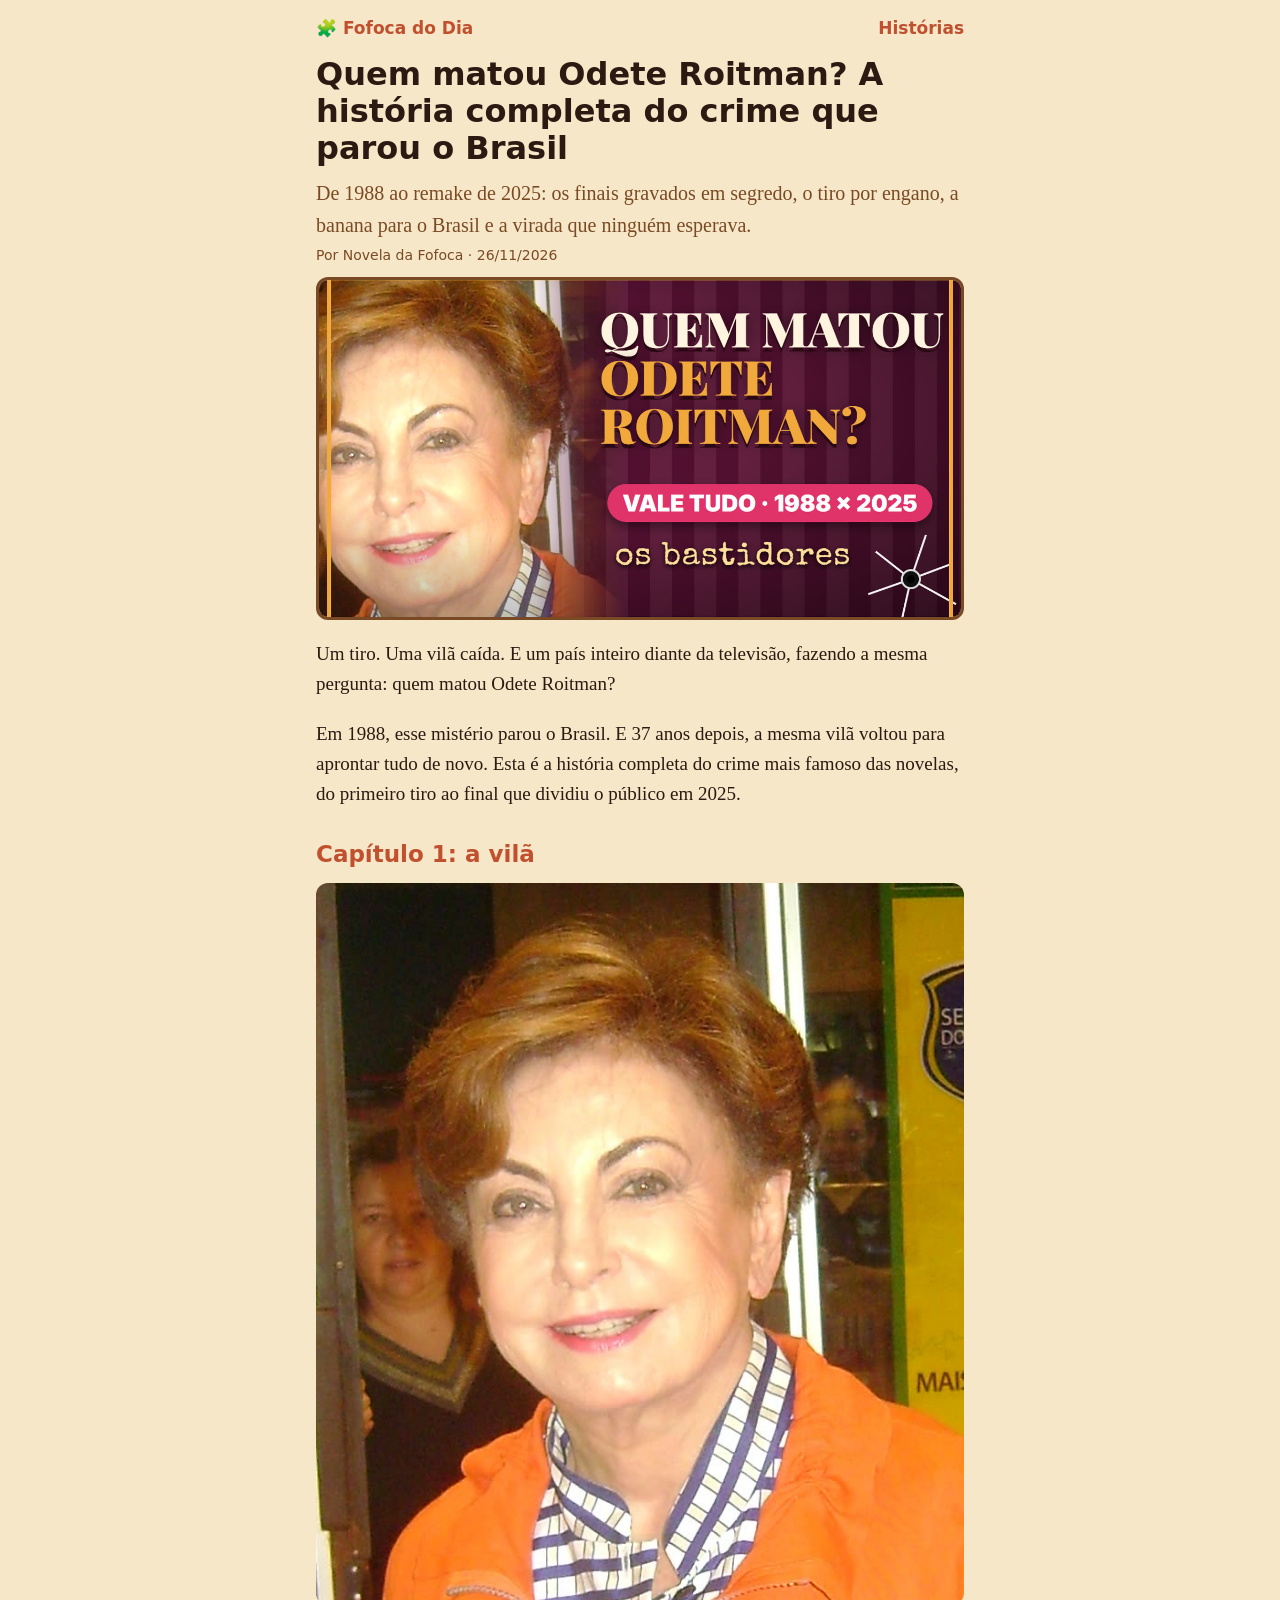
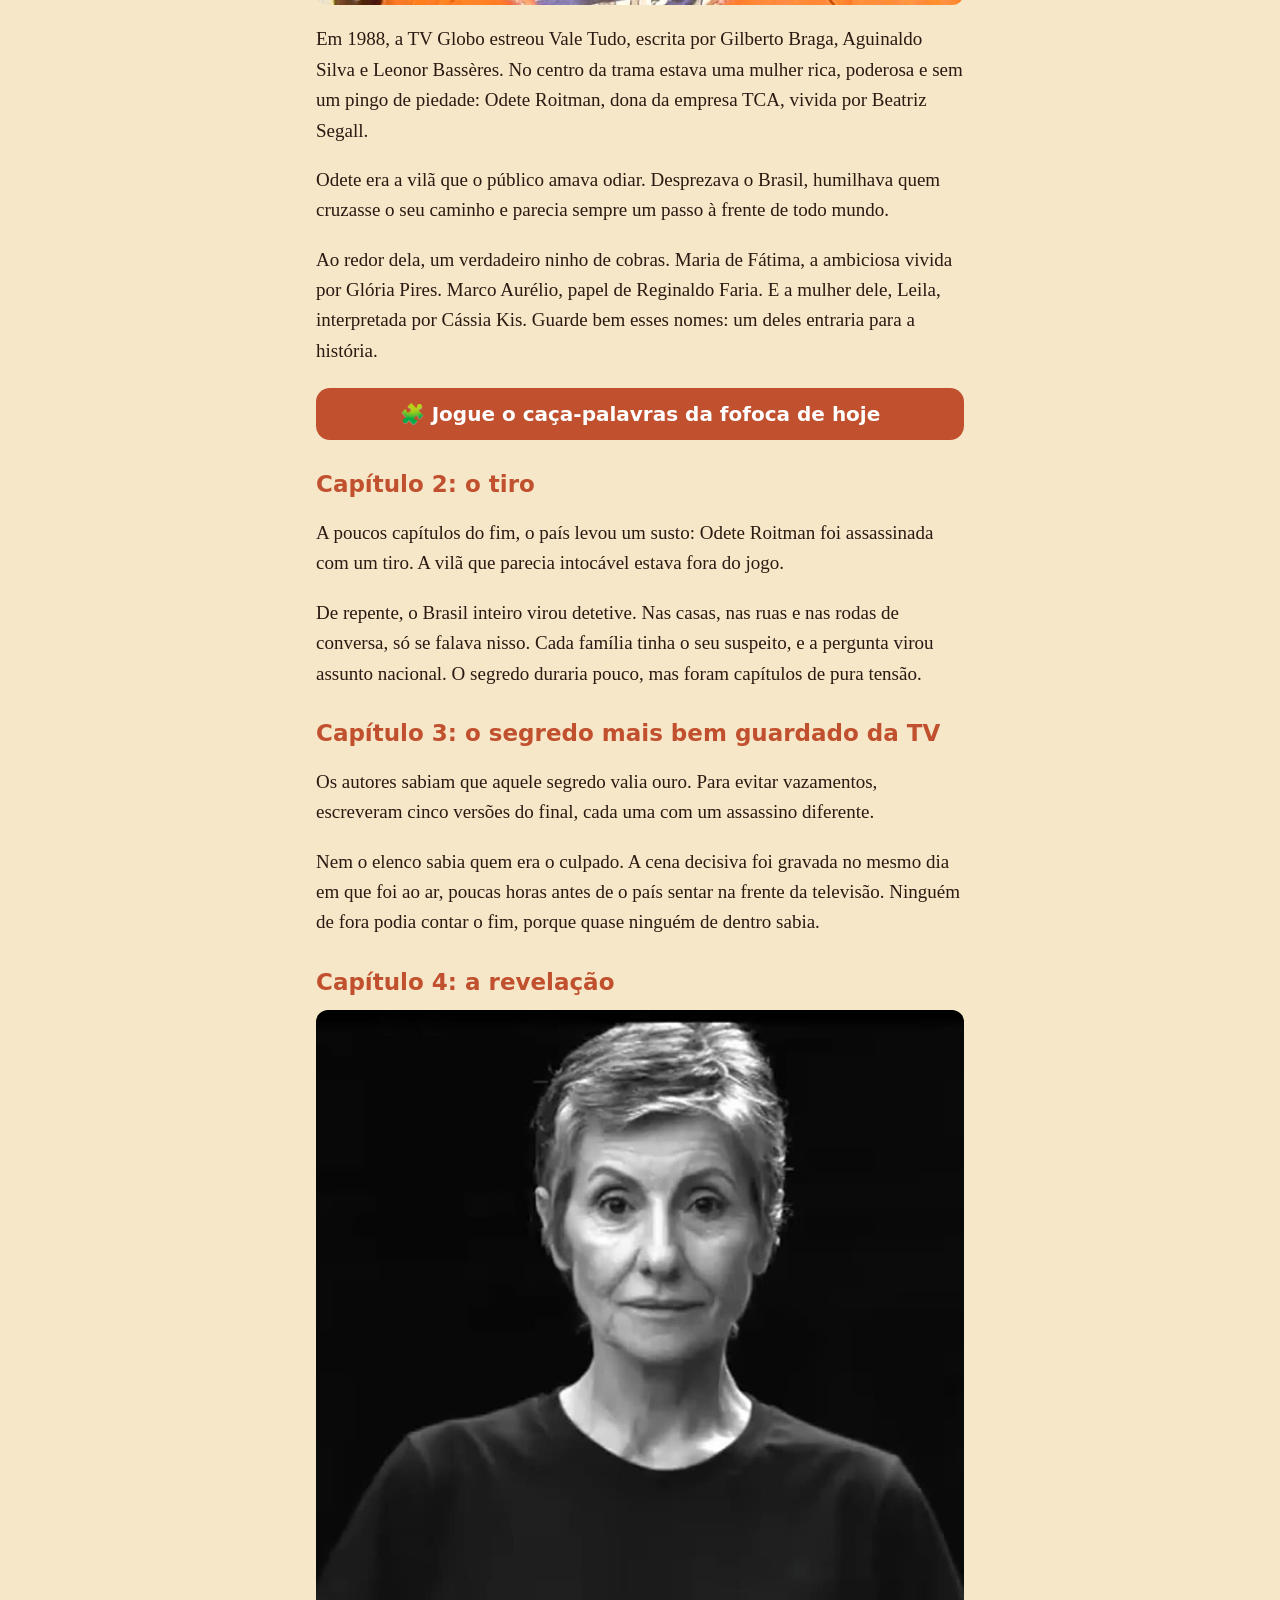
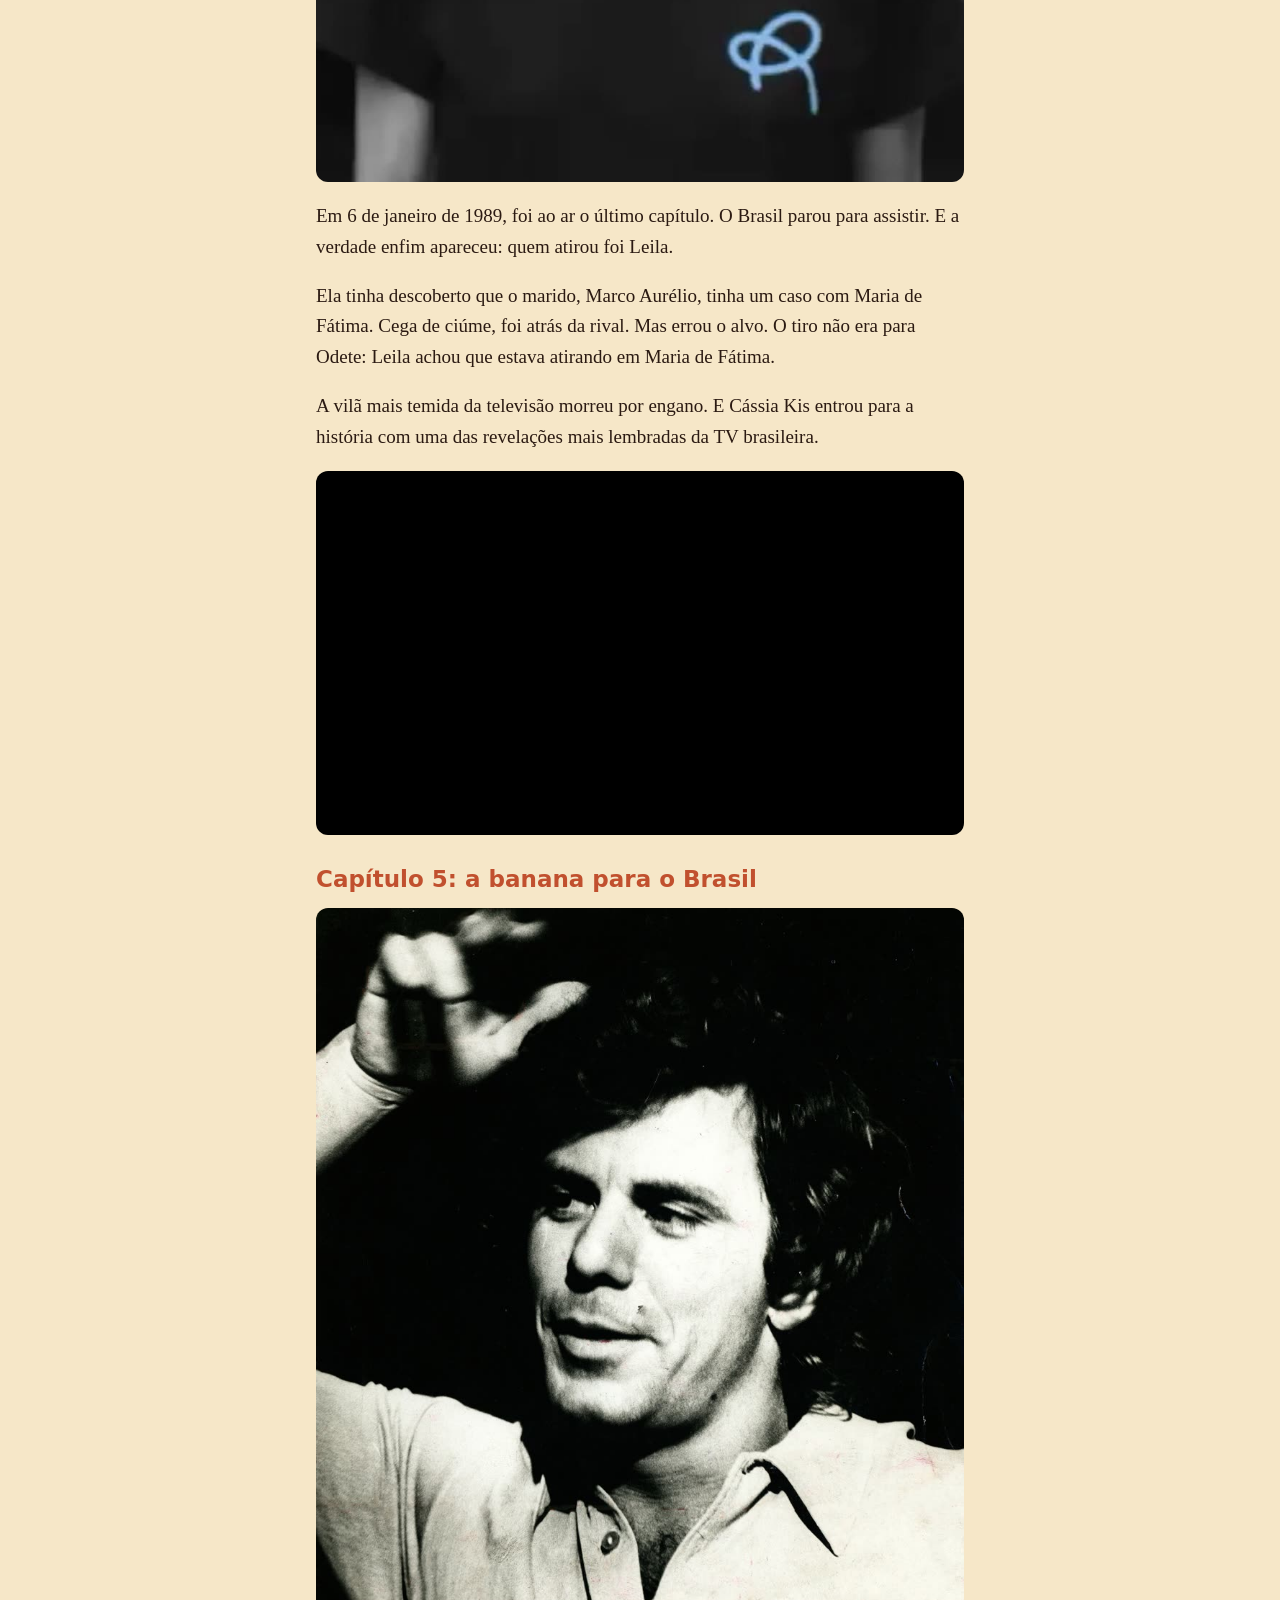
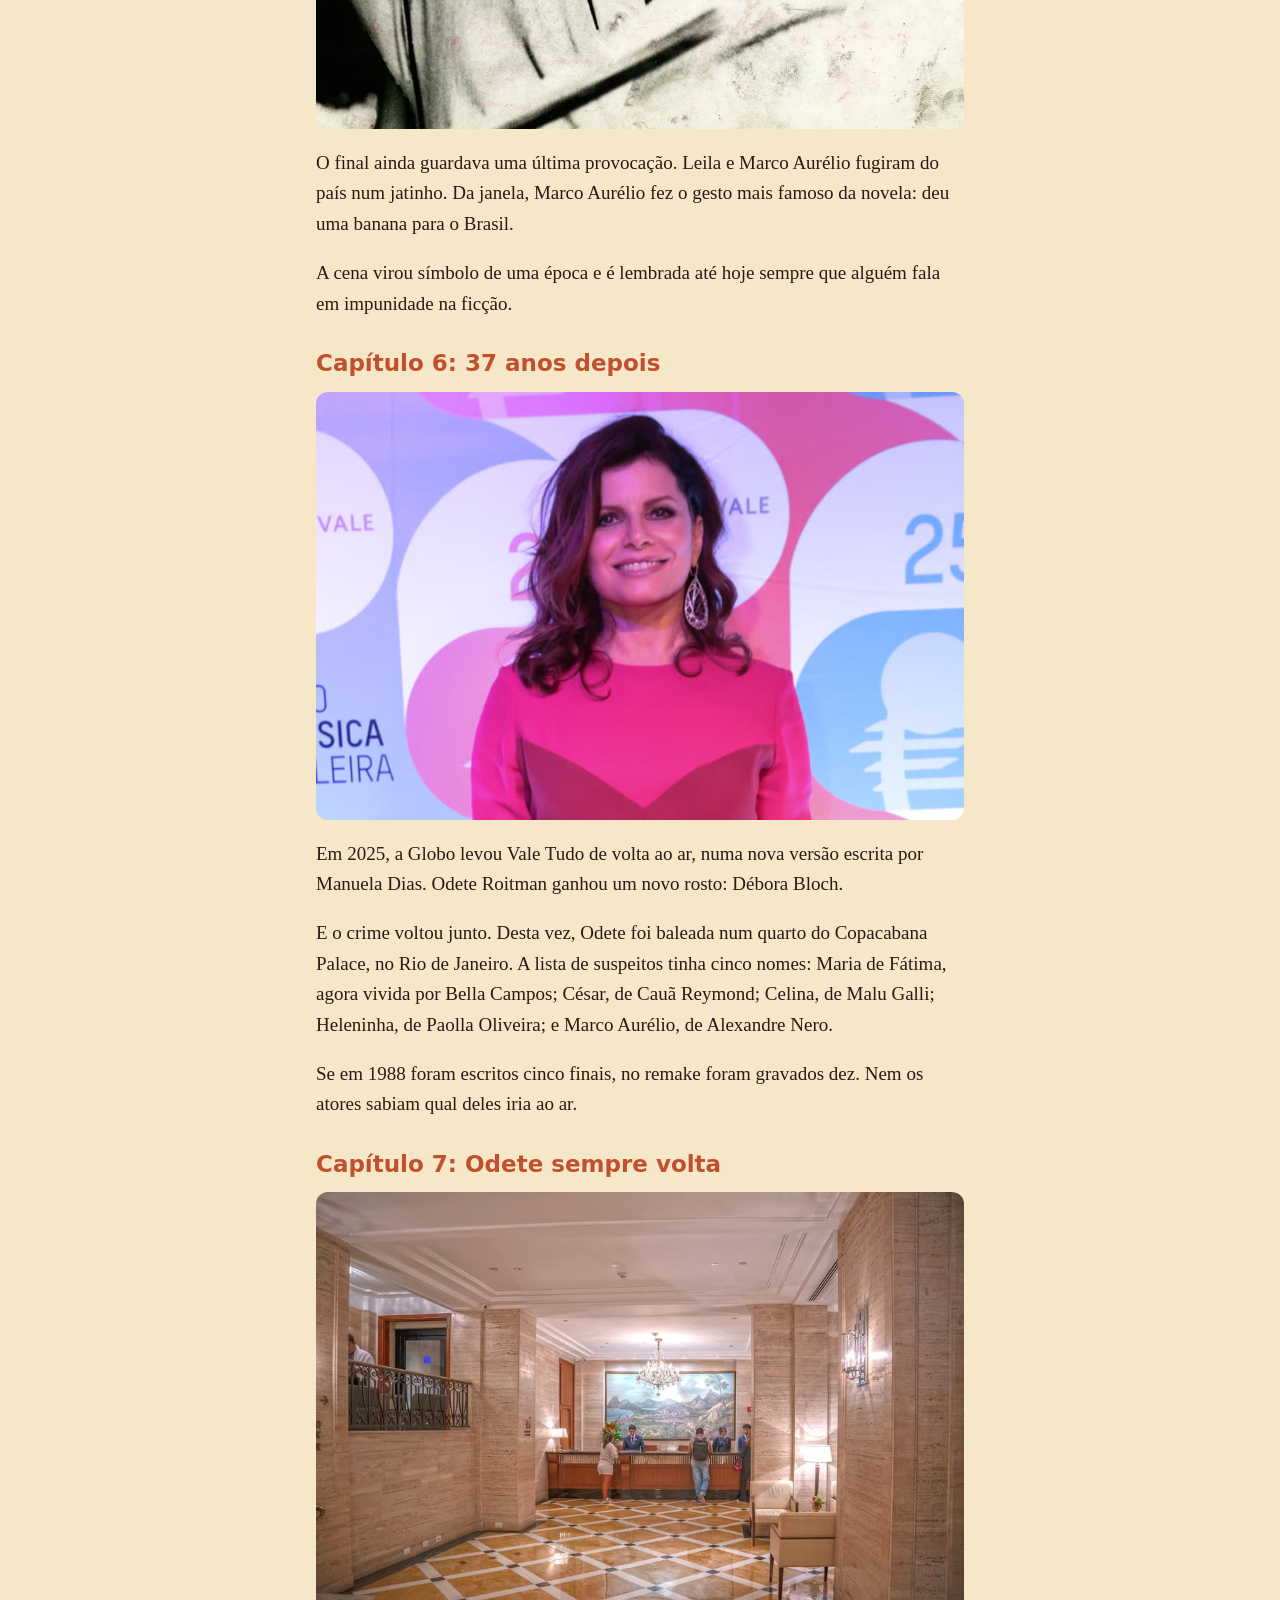
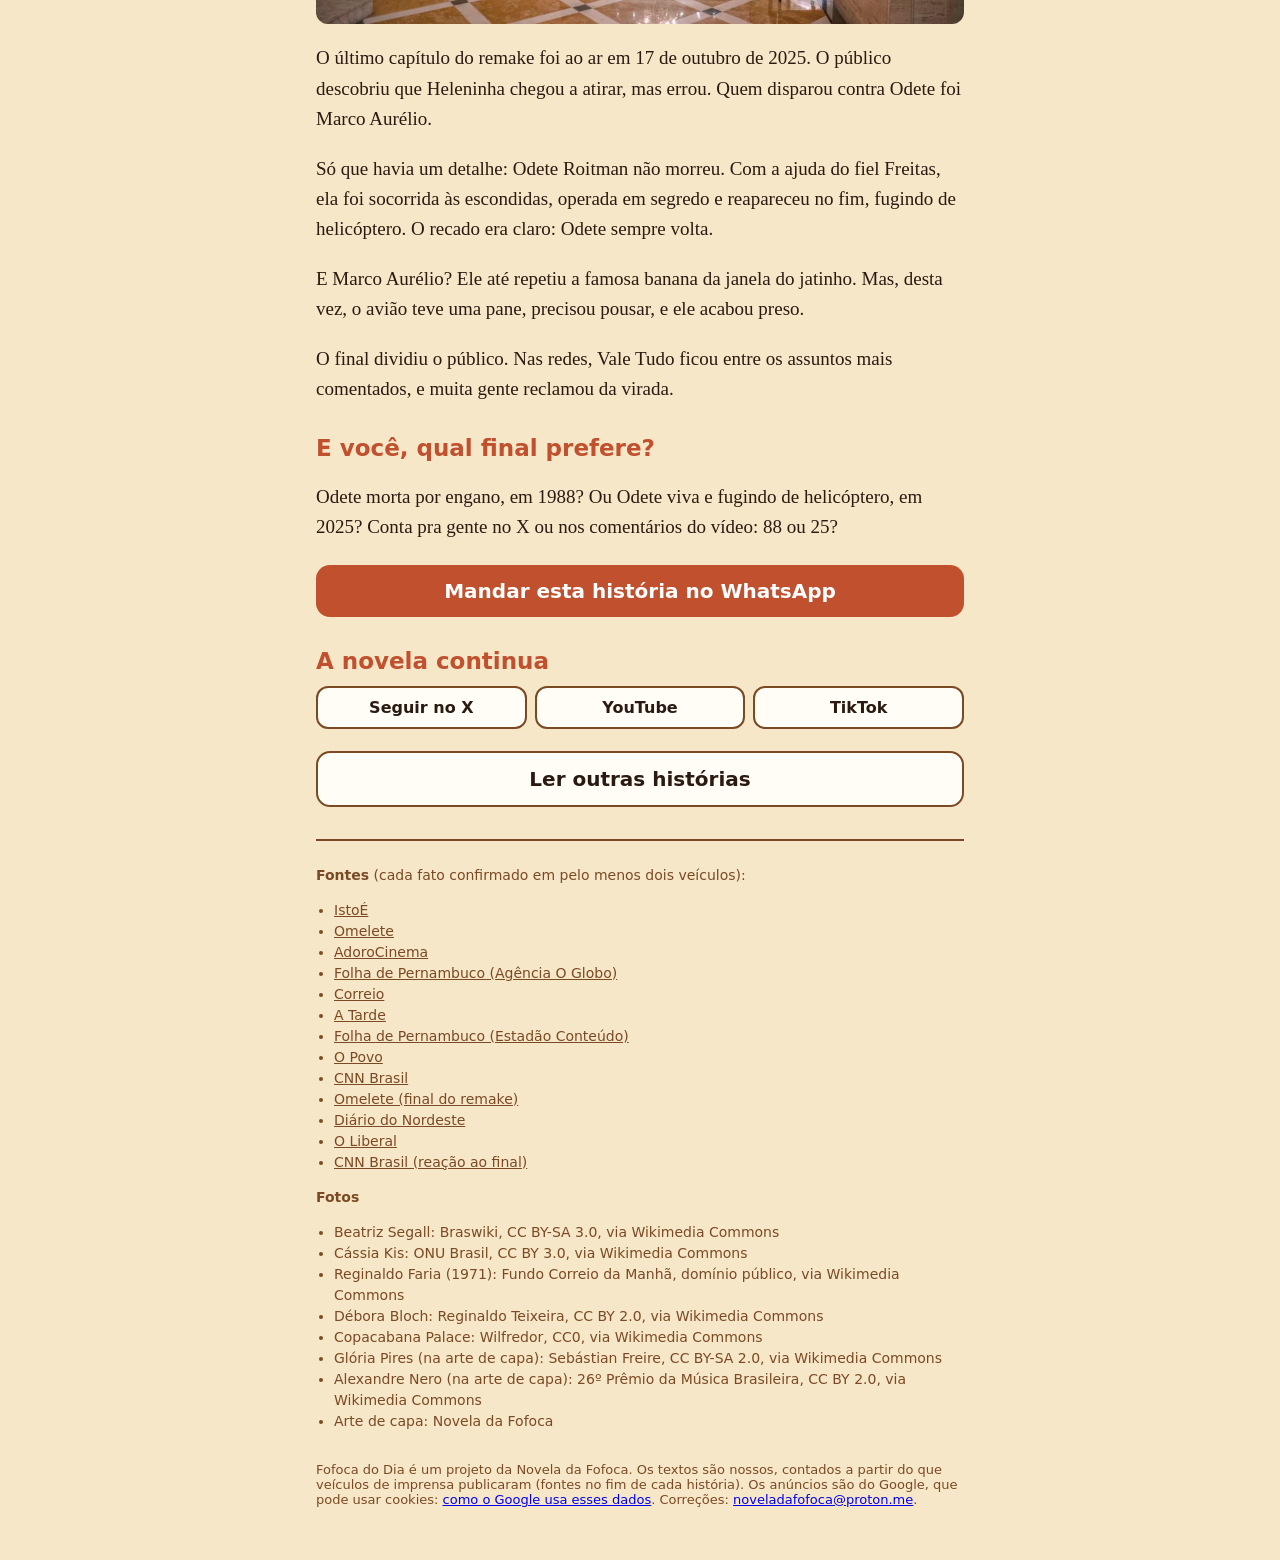
<file: historias/vale-tudo-quem-matou-odete-roitman/index.html>
<!doctype html>
<html lang="pt-BR">
<head>
<meta charset="utf-8">
<meta name="viewport" content="width=device-width, initial-scale=1">
<title>Quem matou Odete Roitman? A história completa do crime que parou o Brasil</title>
<meta name="description" content="De 1988 ao remake de 2025: os finais gravados em segredo, o tiro por engano, a banana para o Brasil e a virada que ninguém esperava.">
<link rel="canonical" href="https://fofocadodia.com.br/historias/vale-tudo-quem-matou-odete-roitman/">
<link rel="icon" href="data:,">
<meta property="og:type" content="article">
<meta property="og:site_name" content="Fofoca do Dia">
<meta property="og:title" content="Quem matou Odete Roitman? A história completa do crime que parou o Brasil">
<meta property="og:description" content="De 1988 ao remake de 2025: os finais gravados em segredo, o tiro por engano, a banana para o Brasil e a virada que ninguém esperava.">
<meta property="og:url" content="https://fofocadodia.com.br/historias/vale-tudo-quem-matou-odete-roitman/">
<meta property="og:image" content="https://fofocadodia.com.br/historias/vale-tudo-quem-matou-odete-roitman/odete-og.jpg">
<meta property="og:locale" content="pt_BR">
<meta name="twitter:card" content="summary_large_image">
<meta name="twitter:site" content="@NovelaDaFofoca">
<meta name="twitter:title" content="Quem matou Odete Roitman? A história completa do crime que parou o Brasil">
<meta name="twitter:description" content="De 1988 ao remake de 2025: os finais gravados em segredo, o tiro por engano, a banana para o Brasil e a virada que ninguém esperava.">
<meta name="twitter:image" content="https://fofocadodia.com.br/historias/vale-tudo-quem-matou-odete-roitman/odete-og.jpg">
<!-- AdSense (Auto ads OFF; in-article slots only after approval) -->
<script async src="https://pagead2.googlesyndication.com/pagead/js/adsbygoogle.js?client=ca-pub-6246958384492502" crossorigin="anonymous"></script>
<style>
:root{--ink:#2B1A12;--brown:#7A4A24;--clay:#C1502E;--gold:#F5B800;--cream:#F6E7C8;--paper:#FFFDF6}
*{box-sizing:border-box}html{-webkit-text-size-adjust:100%}
body{margin:0;background:var(--cream);color:var(--ink);font:19px/1.6 Georgia,"Times New Roman",serif}
main{max-width:680px;margin:0 auto;padding:12px 16px 40px}
.bar{display:flex;justify-content:space-between;align-items:center;gap:8px;font:700 17px/1.2 system-ui,Arial,sans-serif;padding:6px 0 10px}
.bar a{color:var(--clay);text-decoration:none}
h1{font:800 32px/1.15 system-ui,Arial,sans-serif;margin:8px 0 10px}
.dek{font-size:20px;color:var(--brown);margin:0 0 6px}
.meta{font:14px system-ui,Arial,sans-serif;color:var(--brown);margin:0 0 14px}
h2{font:800 23px/1.25 system-ui,Arial,sans-serif;color:var(--clay);margin:30px 0 8px}
figure{margin:14px 0}figure img{width:100%;height:auto;border-radius:12px;display:block}
figcaption{font:13px system-ui,Arial,sans-serif;color:var(--brown);margin-top:4px}
.hero img{border:3px solid var(--brown)}
.cta{display:block;text-align:center;background:var(--clay);color:#fff;font:800 20px system-ui,Arial,sans-serif;padding:14px;border-radius:14px;text-decoration:none;margin:22px 0}
.cta.alt{background:var(--paper);color:var(--ink);border:2px solid var(--brown)}
.follow{display:flex;gap:8px;flex-wrap:wrap;margin:10px 0}
.follow a{flex:1 1 30%;text-align:center;background:var(--paper);border:2px solid var(--brown);border-radius:12px;padding:10px 6px;color:var(--ink);font:700 16px system-ui,Arial,sans-serif;text-decoration:none}
.video{position:relative;padding-top:56.25%;margin:18px 0;border-radius:12px;overflow:hidden;background:#000}
.video iframe{position:absolute;inset:0;width:100%;height:100%;border:0}
.ad{margin:22px 0;text-align:center}.ad-label{display:block;font:12px system-ui,Arial,sans-serif;color:var(--brown)}
.sources{font:14px/1.5 system-ui,Arial,sans-serif;color:var(--brown);border-top:2px solid var(--brown);margin-top:32px;padding-top:10px}
.sources a{color:var(--brown)}.sources ul{padding-left:18px}
.list a.card{display:block;background:var(--paper);border:2px solid var(--brown);border-radius:14px;padding:12px;margin:12px 0;color:var(--ink);text-decoration:none}
.list .card img{width:100%;border-radius:10px;display:block;margin-bottom:8px}
.list .card b{font:800 21px/1.25 system-ui,Arial,sans-serif;display:block}
footer{font:13px system-ui,Arial,sans-serif;color:var(--brown);margin-top:30px}
</style>
<script type="application/ld+json">{"@context": "https://schema.org", "@type": "Article", "headline": "Quem matou Odete Roitman? A história completa do crime que parou o Brasil", "description": "De 1988 ao remake de 2025: os finais gravados em segredo, o tiro por engano, a banana para o Brasil e a virada que ninguém esperava.", "image": ["https://fofocadodia.com.br/historias/vale-tudo-quem-matou-odete-roitman/odete-og.jpg"], "datePublished": "2026-11-26", "dateModified": "2026-11-26", "author": {"@type": "Organization", "name": "Novela da Fofoca", "url": "https://x.com/NovelaDaFofoca"}, "publisher": {"@type": "Organization", "name": "Fofoca do Dia", "url": "https://fofocadodia.com.br/"}, "mainEntityOfPage": "https://fofocadodia.com.br/historias/vale-tudo-quem-matou-odete-roitman/"}</script>
</head>
<body>
<main>
<nav class="bar"><a href="/">🧩 Fofoca do Dia</a><a href="/historias/">Histórias</a></nav>
<article>
<h1>Quem matou Odete Roitman? A história completa do crime que parou o Brasil</h1>
<p class="dek">De 1988 ao remake de 2025: os finais gravados em segredo, o tiro por engano, a banana para o Brasil e a virada que ninguém esperava.</p>
<p class="meta">Por Novela da Fofoca · 26/11/2026</p>
<figure class="hero"><img src="odete-og.jpg" alt="Arte da Novela da Fofoca: Quem matou Odete Roitman?" width="1200" height="630"></figure>
<p>Um tiro. Uma vilã caída. E um país inteiro diante da televisão, fazendo a mesma pergunta: quem matou Odete Roitman?</p>
<p>Em 1988, esse mistério parou o Brasil. E 37 anos depois, a mesma vilã voltou para aprontar tudo de novo. Esta é a história completa do crime mais famoso das novelas, do primeiro tiro ao final que dividiu o público em 2025.</p>
<h2>Capítulo 1: a vilã</h2>
<figure><img src="odete-beatriz.jpg" alt="Beatriz Segall, a primeira Odete Roitman" loading="lazy"></figure>
<p>Em 1988, a TV Globo estreou Vale Tudo, escrita por Gilberto Braga, Aguinaldo Silva e Leonor Bassères. No centro da trama estava uma mulher rica, poderosa e sem um pingo de piedade: Odete Roitman, dona da empresa TCA, vivida por Beatriz Segall.</p>
<p>Odete era a vilã que o público amava odiar. Desprezava o Brasil, humilhava quem cruzasse o seu caminho e parecia sempre um passo à frente de todo mundo.</p>
<p>Ao redor dela, um verdadeiro ninho de cobras. Maria de Fátima, a ambiciosa vivida por Glória Pires. Marco Aurélio, papel de Reginaldo Faria. E a mulher dele, Leila, interpretada por Cássia Kis. Guarde bem esses nomes: um deles entraria para a história.</p>
<a class="cta" href="/">🧩 Jogue o caça-palavras da fofoca de hoje</a>
<h2>Capítulo 2: o tiro</h2>
<p>A poucos capítulos do fim, o país levou um susto: Odete Roitman foi assassinada com um tiro. A vilã que parecia intocável estava fora do jogo.</p>
<p>De repente, o Brasil inteiro virou detetive. Nas casas, nas ruas e nas rodas de conversa, só se falava nisso. Cada família tinha o seu suspeito, e a pergunta virou assunto nacional. O segredo duraria pouco, mas foram capítulos de pura tensão.</p>
<h2>Capítulo 3: o segredo mais bem guardado da TV</h2>
<p>Os autores sabiam que aquele segredo valia ouro. Para evitar vazamentos, escreveram cinco versões do final, cada uma com um assassino diferente.</p>
<p>Nem o elenco sabia quem era o culpado. A cena decisiva foi gravada no mesmo dia em que foi ao ar, poucas horas antes de o país sentar na frente da televisão. Ninguém de fora podia contar o fim, porque quase ninguém de dentro sabia.</p>
<h2>Capítulo 4: a revelação</h2>
<figure><img src="cassia-kis.jpg" alt="Cássia Kis, intérprete de Leila" loading="lazy"></figure>
<p>Em 6 de janeiro de 1989, foi ao ar o último capítulo. O Brasil parou para assistir. E a verdade enfim apareceu: quem atirou foi Leila.</p>
<p>Ela tinha descoberto que o marido, Marco Aurélio, tinha um caso com Maria de Fátima. Cega de ciúme, foi atrás da rival. Mas errou o alvo. O tiro não era para Odete: Leila achou que estava atirando em Maria de Fátima.</p>
<p>A vilã mais temida da televisão morreu por engano. E Cássia Kis entrou para a história com uma das revelações mais lembradas da TV brasileira.</p>
<div class="video"><iframe src="https://www.youtube-nocookie.com/embed/g3wCPUHNVuQ" title="Vídeo: Quem matou Odete Roitman?" loading="lazy" allow="encrypted-media; picture-in-picture; fullscreen" allowfullscreen></iframe></div>
<h2>Capítulo 5: a banana para o Brasil</h2>
<figure><img src="reginaldo-faria.jpg" alt="Reginaldo Faria, o Marco Aurélio de 1988" loading="lazy"></figure>
<p>O final ainda guardava uma última provocação. Leila e Marco Aurélio fugiram do país num jatinho. Da janela, Marco Aurélio fez o gesto mais famoso da novela: deu uma banana para o Brasil.</p>
<p>A cena virou símbolo de uma época e é lembrada até hoje sempre que alguém fala em impunidade na ficção.</p>
<h2>Capítulo 6: 37 anos depois</h2>
<figure><img src="debora-bloch.jpg" alt="Débora Bloch, a Odete Roitman do remake" loading="lazy"></figure>
<p>Em 2025, a Globo levou Vale Tudo de volta ao ar, numa nova versão escrita por Manuela Dias. Odete Roitman ganhou um novo rosto: Débora Bloch.</p>
<p>E o crime voltou junto. Desta vez, Odete foi baleada num quarto do Copacabana Palace, no Rio de Janeiro. A lista de suspeitos tinha cinco nomes: Maria de Fátima, agora vivida por Bella Campos; César, de Cauã Reymond; Celina, de Malu Galli; Heleninha, de Paolla Oliveira; e Marco Aurélio, de Alexandre Nero.</p>
<p>Se em 1988 foram escritos cinco finais, no remake foram gravados dez. Nem os atores sabiam qual deles iria ao ar.</p>
<h2>Capítulo 7: Odete sempre volta</h2>
<figure><img src="copacabana-palace.jpg" alt="Hotel Copacabana Palace, no Rio de Janeiro" loading="lazy"></figure>
<p>O último capítulo do remake foi ao ar em 17 de outubro de 2025. O público descobriu que Heleninha chegou a atirar, mas errou. Quem disparou contra Odete foi Marco Aurélio.</p>
<p>Só que havia um detalhe: Odete Roitman não morreu. Com a ajuda do fiel Freitas, ela foi socorrida às escondidas, operada em segredo e reapareceu no fim, fugindo de helicóptero. O recado era claro: Odete sempre volta.</p>
<p>E Marco Aurélio? Ele até repetiu a famosa banana da janela do jatinho. Mas, desta vez, o avião teve uma pane, precisou pousar, e ele acabou preso.</p>
<p>O final dividiu o público. Nas redes, Vale Tudo ficou entre os assuntos mais comentados, e muita gente reclamou da virada.</p>
<h2>E você, qual final prefere?</h2>
<p>Odete morta por engano, em 1988? Ou Odete viva e fugindo de helicóptero, em 2025? Conta pra gente no X ou nos comentários do vídeo: 88 ou 25?</p>
<a class="cta" href="https://wa.me/?text=Quem%20matou%20Odete%20Roitman%3F%20https%3A//fofocadodia.com.br/historias/vale-tudo-quem-matou-odete-roitman/" target="_blank" rel="noopener">Mandar esta história no WhatsApp</a>
<h2>A novela continua</h2>
<div class="follow"><a href="https://x.com/NovelaDaFofoca" target="_blank" rel="noopener">Seguir no X</a><a href="https://www.youtube.com/@NovelaDaFofoca" target="_blank" rel="noopener">YouTube</a><a href="https://www.tiktok.com/@novela.da.fofoca" target="_blank" rel="noopener">TikTok</a></div><a class="cta alt" href="/historias/">Ler outras histórias</a>
<section class="sources"><p><b>Fontes</b> (cada fato confirmado em pelo menos dois veículos):</p><ul><li><a href="https://istoe.com.br/quem-matou-odete-roitman-na-versao-original-de-vale-tudo" target="_blank" rel="noopener noreferrer">IstoÉ</a></li><li><a href="https://www.omelete.com.br/series-tv/vale-tudo-quem-matou-odete-roitman" target="_blank" rel="noopener noreferrer">Omelete</a></li><li><a href="https://www.adorocinema.com/noticias/series/noticia-1000158336/" target="_blank" rel="noopener noreferrer">AdoroCinema</a></li><li><a href="https://www.folhape.com.br/cultura/vale-tudo-quem-matou-odete-roitman-autora-escreveu-dez-finais/442375/" target="_blank" rel="noopener noreferrer">Folha de Pernambuco (Agência O Globo)</a></li><li><a href="https://www.correio24horas.com.br/em-alta/como-terminou-a-versao-original-de-vale-tudo-e-o-que-aconteceu-com-os-personagens-marcantes-1025" target="_blank" rel="noopener noreferrer">Correio</a></li><li><a href="https://atarde.com.br/televisao/vale-tudo-relembre-o-final-de-todos-os-personagens-da-trama-original-1364919" target="_blank" rel="noopener noreferrer">A Tarde</a></li><li><a href="https://www.folhape.com.br/cultura/vale-tudo-banana-de-marco-aurelio-para-o-brasil-nao-ficou-impune/444975/" target="_blank" rel="noopener noreferrer">Folha de Pernambuco (Estadão Conteúdo)</a></li><li><a href="https://www.opovo.com.br/divirtase/novelas/2025/10/17/amp/marco-aurelio-em-vale-tudo-veja-como-sera-o-fim-do-personagem.html" target="_blank" rel="noopener noreferrer">O Povo</a></li><li><a href="https://www.cnnbrasil.com.br/entretenimento/vale-tudo-saiba-como-odete-roitman-sobreviveu-ao-tiro/" target="_blank" rel="noopener noreferrer">CNN Brasil</a></li><li><a href="https://www.omelete.com.br/series-tv/vale-tudo-odete-roitman-nao-morreu-explicado" target="_blank" rel="noopener noreferrer">Omelete (final do remake)</a></li><li><a href="https://diariodonordeste.verdesmares.com.br/entretenimento/zoeira/odete-roitman-nao-morreu-no-remake-de-vale-tudo-veja-desfecho-da-personagem-1.3700807" target="_blank" rel="noopener noreferrer">Diário do Nordeste</a></li><li><a href="https://www.oliberal.com/cultura/cinco-suspeitos-e-dez-finais-saiba-quem-matou-odete-roitman-1.1030805" target="_blank" rel="noopener noreferrer">O Liberal</a></li><li><a href="https://www.cnnbrasil.com.br/entretenimento/vale-tudo-web-reage-ao-capitulo-final-da-trama/" target="_blank" rel="noopener noreferrer">CNN Brasil (reação ao final)</a></li></ul><p><b>Fotos</b></p><ul><li>Beatriz Segall: Braswiki, CC BY-SA 3.0, via Wikimedia Commons</li><li>Cássia Kis: ONU Brasil, CC BY 3.0, via Wikimedia Commons</li><li>Reginaldo Faria (1971): Fundo Correio da Manhã, domínio público, via Wikimedia Commons</li><li>Débora Bloch: Reginaldo Teixeira, CC BY 2.0, via Wikimedia Commons</li><li>Copacabana Palace: Wilfredor, CC0, via Wikimedia Commons</li><li>Glória Pires (na arte de capa): Sebástian Freire, CC BY-SA 2.0, via Wikimedia Commons</li><li>Alexandre Nero (na arte de capa): 26º Prêmio da Música Brasileira, CC BY 2.0, via Wikimedia Commons</li><li>Arte de capa: Novela da Fofoca</li></ul></section>
</article>
<footer><p>Fofoca do Dia é um projeto da Novela da Fofoca. Os textos são nossos, contados a partir do que veículos de imprensa publicaram (fontes no fim de cada história). Os anúncios são do Google, que pode usar cookies: <a href="https://policies.google.com/technologies/partner-sites?hl=pt-BR" target="_blank" rel="noopener noreferrer">como o Google usa esses dados</a>. Correções: <a href="mailto:noveladafofoca@proton.me">noveladafofoca@proton.me</a>.</p></footer>
</main>
</body>
</html>
</file>
<file: style.css>
:root {
  --ink: #2B1A12;
  --brown: #7A4A24;
  --clay: #C1502E;
  --gold: #F5B800;
  --cream: #F6E7C8;
  --paper: #FFFDF6;
}
* { box-sizing: border-box; }
html { -webkit-text-size-adjust: 100%; }
body {
  margin: 0;
  background: var(--cream);
  color: var(--ink);
  font: 20px/1.4 system-ui, -apple-system, "Segoe UI", Roboto, Arial, sans-serif;
}
main { max-width: 600px; margin: 0 auto; padding: 12px 8px 32px; }
header { text-align: center; }
.top { display: flex; align-items: center; justify-content: space-between; gap: 8px; padding: 0 4px; }
h1 { margin: 4px 0 0; font-size: 30px; color: var(--clay); text-align: left; }
.social { display: flex; gap: 4px; flex: none; }
.icon { display: flex; align-items: center; justify-content: center; width: 44px; height: 44px; border-radius: 10px; }
.icon:focus-visible, .btn:focus-visible { outline: 3px solid var(--ink); outline-offset: 2px; }
.step { margin: 0 0 6px; color: var(--brown); font-weight: 700; }
.theme { margin: 2px 0 8px; font-weight: 700; text-align: center; }
[hidden] { display: none !important; }
h2 { margin: 6px 0 10px; font-size: 24px; text-align: center; }
.status {
  min-height: 62px; margin: 0 0 8px; padding: 6px 10px;
  display: flex; align-items: center; justify-content: center; text-align: center;
  background: var(--paper); border: 2px solid var(--brown); border-radius: 12px;
}
.status.good { background: var(--gold); }

.grid {
  display: grid;
  grid-template-columns: repeat(var(--n), 1fr);
  width: 100%;
  aspect-ratio: 1;
  background: var(--paper);
  border: 2px solid var(--ink);
  border-radius: 10px;
  overflow: hidden;
  touch-action: none;
  user-select: none;
  -webkit-user-select: none;
  container-type: inline-size;
}
.cell {
  display: flex; align-items: center; justify-content: center;
  font-weight: 800;
  font-size: calc(62cqw / var(--n));
  border: 1px solid rgba(43, 26, 18, .12);
  cursor: pointer;
}
.cell.found { background: var(--gold); }
.cell.pick { background: var(--clay); color: #fff; }
.cell.hint { animation: pulse .5s 4 alternate; }
@keyframes pulse { to { background: var(--brown); color: #fff; } }
.grid.miss { animation: shake .3s; }
@keyframes shake { 25% { transform: translateX(-5px); } 75% { transform: translateX(5px); } }

.how { margin: 10px 4px 14px; }
.words { list-style: none; margin: 10px 0 0; padding: 0; display: flex; flex-wrap: wrap; gap: 8px; }
.words li {
  padding: 6px 12px; background: var(--paper); border: 2px solid var(--brown);
  border-radius: 999px; font-weight: 700; text-transform: uppercase;
}
.words li.found { background: var(--gold); text-decoration: line-through; }
.btn {
  display: block; width: 100%; min-height: 56px; padding: 10px 16px;
  font: inherit; font-weight: 800; color: #fff; background: var(--clay);
  border: 0; border-radius: 14px; cursor: pointer;
}
.btn + .btn { margin-top: 12px; }
.btn.quiet { background: transparent; color: var(--brown); border: 2px solid var(--brown); }
.btn:disabled { background: var(--brown); opacity: .6; cursor: default; }

.quote {
  margin: 0 0 14px; padding: 14px; font-size: 22px; font-weight: 700;
  background: var(--paper); border: 2px solid var(--brown); border-radius: 12px;
}
.blank { display: inline-block; min-width: 4.5em; border-bottom: 4px solid var(--clay); text-align: center; }
.blank.filled { color: var(--clay); border-bottom-color: transparent; }
.options .btn { background: var(--paper); color: var(--ink); border: 2px solid var(--ink); text-align: left; }
.options .btn:disabled { opacity: 1; background: var(--paper); }
.options .btn.right { background: #1F7A3A; border-color: #1F7A3A; color: #fff; }
.options .btn.wrong { background: #A32A1A; border-color: #A32A1A; color: #fff; }
.result { margin: 16px 0 6px; font-weight: 800; font-size: 22px; text-align: center; }
.source { margin: 0 0 6px; text-align: center; }
.source a { color: var(--clay); font-weight: 700; }
.host {
  display: flex; align-items: center; gap: 10px;
  margin: 14px 0; padding: 10px 14px 10px 8px; background: var(--gold);
  border-radius: 14px 14px 14px 2px; font-weight: 600;
}
.host img { flex: none; width: 64px; height: auto; }
.host b { font-weight: 800; }
h3 { margin: 22px 0 10px; font-size: 22px; text-align: center; }
.links { margin: 12px 0; }
a.btn.link { display: flex; align-items: center; justify-content: center; text-align: center; text-decoration: none; }
a.btn.link + a.btn.link { margin-top: 12px; }
a.btn.share { background: #1F7A3A; font-size: 22px; }
.score { margin: 8px 0 0; font-size: 56px; font-weight: 900; text-align: center; color: var(--clay); line-height: 1.1; }
.marks { margin: 6px 0 0; text-align: center; font-size: 16px; word-break: break-all; }
.streak, .back { text-align: center; font-weight: 700; margin: 10px 0; }

.tips { margin: 16px 0 4px; text-align: center; }
.tips p { margin: 0 0 8px; }
.tiplinks { display: grid; grid-template-columns: 1fr 1fr; gap: 10px; }
.tiplinks a.btn.link, .tiplinks a.btn.link + a.btn.link { margin: 0; min-width: 0; height: 56px; gap: 8px; }
.tiplinks svg { flex: none; width: 28px; height: 28px; }
.tips + .btn { margin-top: 16px; }

/* Ad spaces: fixed size so nothing moves when an ad arrives, and 48 px clear of any game button. */
.ad { margin: 48px 0; text-align: center; }
.ad-label { display: block; margin-bottom: 4px; font-size: 14px; color: var(--brown); }
.ad-box { margin: 0 auto; max-width: 100%; overflow: hidden; background: var(--paper); outline: 1px solid rgba(43, 26, 18, .25); }
#ad-a .ad-box { width: 320px; height: 50px; }
#ad-b .ad-box { width: 300px; height: 250px; }
.ad-box iframe { display: block; border: 0; }
.house {
  display: flex; align-items: center; justify-content: center; gap: 8px;
  width: 100%; height: 100%; padding: 4px 8px;
  background: var(--gold); color: var(--ink); font-weight: 800; text-decoration: none; text-align: center;
}
#ad-a .house { font-size: 15px; line-height: 1.2; }
#ad-b .house { flex-direction: column; font-size: 22px; line-height: 1.25; }
#ad-b .house img { height: 110px; width: auto; }
#ad-b .house .cta { padding: 6px 14px; background: var(--clay); color: #fff; border-radius: 999px; font-size: 18px; }

footer { margin-top: 28px; font-size: 16px; color: var(--brown); }
footer summary { padding: 12px 4px; cursor: pointer; font-weight: 700; text-align: center; }
footer p { margin: 8px 4px; }
footer a { color: var(--clay); }

@media (prefers-reduced-motion: reduce) {
  .grid.miss { animation: none; }
  .cell.hint { animation: none; background: var(--brown); color: #fff; }
}
</file>
